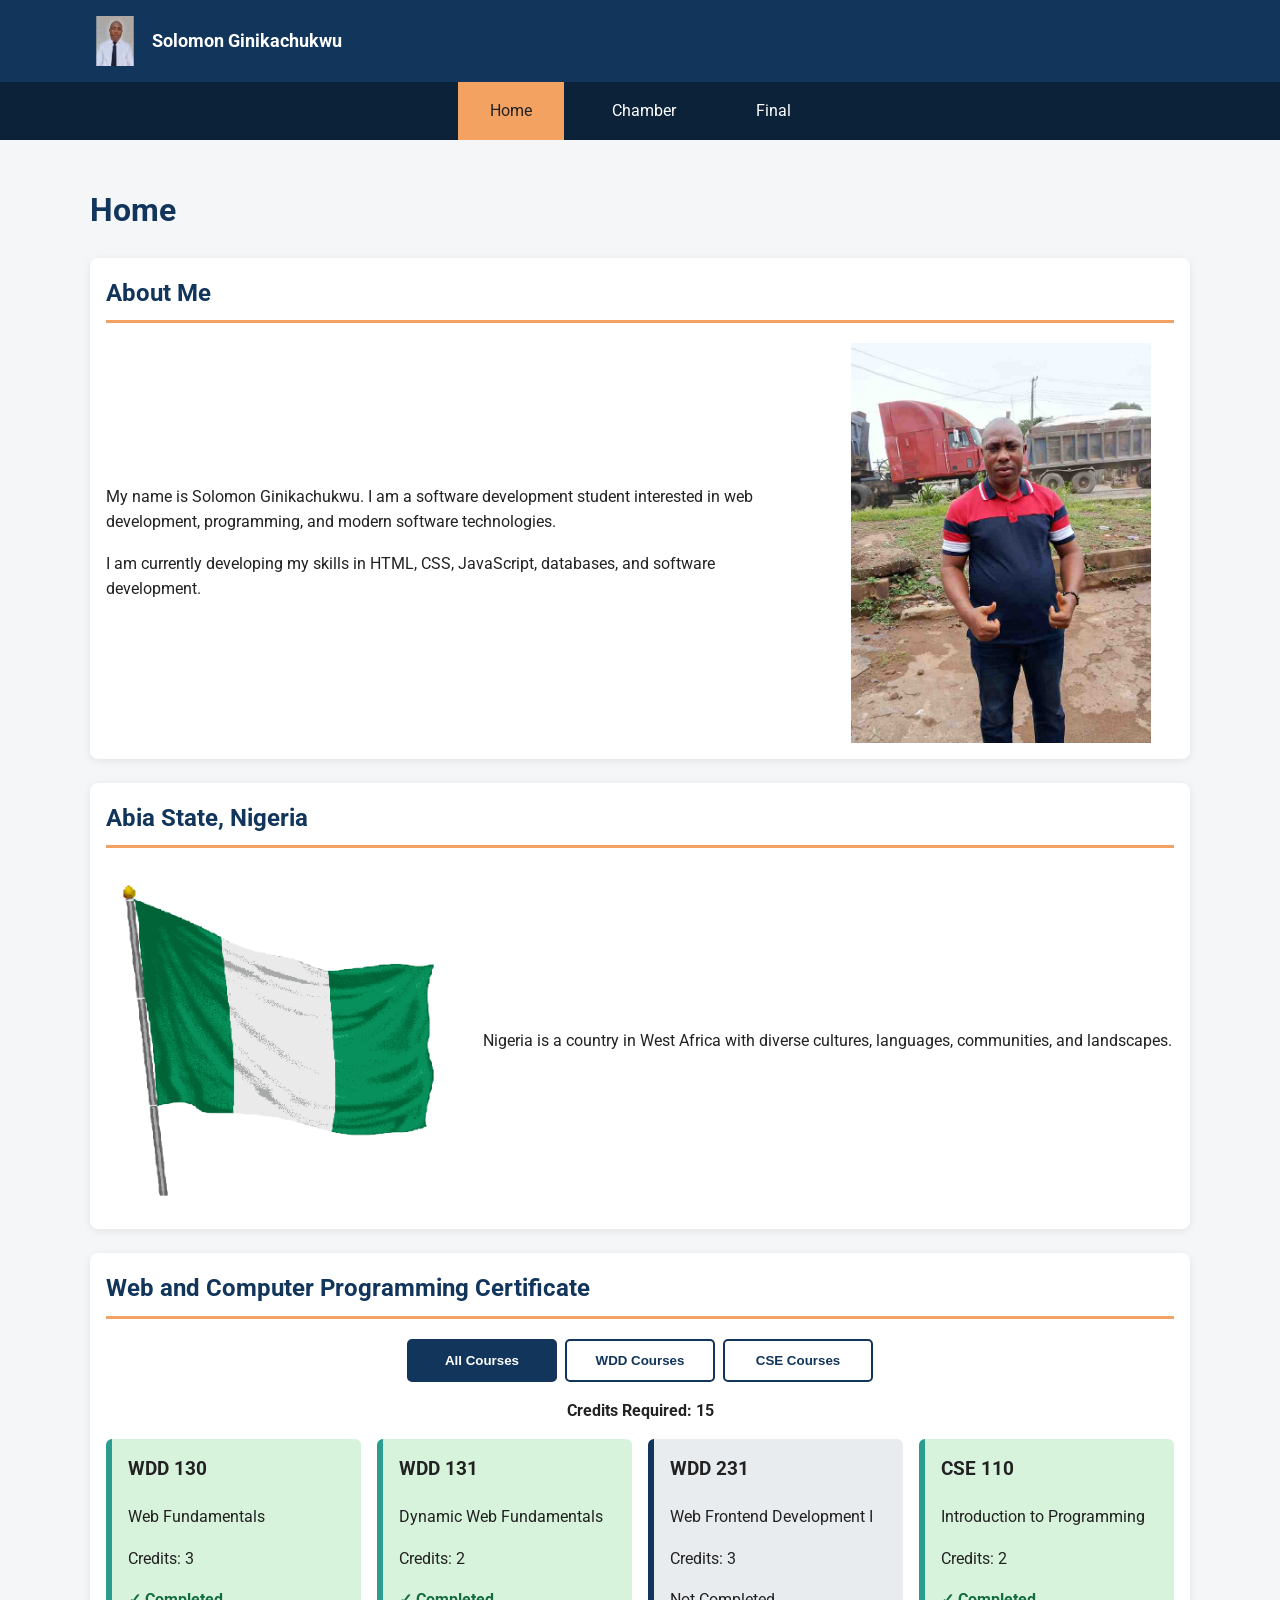
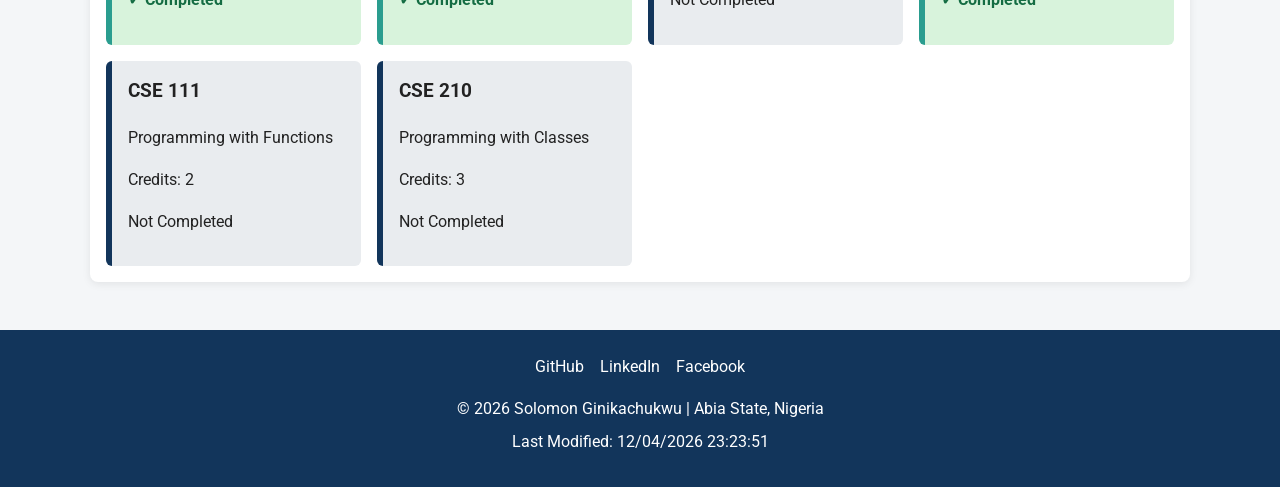
<file: index.html>
<!DOCTYPE html>
<html lang="en">

<head>
    <meta charset="UTF-8">

    <meta name="viewport" content="width=device-width, initial-scale=1.0">

    <meta name="description"
        content="Solomon Ginikachukwu's WDD 231 course home page showcasing web development courses and programming studies.">

    <meta name="author" content="Solomon Ginikachukwu">

    <title>WDD 231 | Solomon Ginikachukwu</title>

    <!-- Google Font -->
    <link rel="preconnect" href="https://fonts.googleapis.com">
    <link rel="preconnect"
        href="https://fonts.gstatic.com"
        crossorigin>

    <link href="https://fonts.googleapis.com/css2?family=Roboto:wght@400;500;700&display=swap"
        rel="stylesheet">

    <!-- CSS -->
    <link rel="stylesheet" href="styles/small.css">
    <link rel="stylesheet" href="styles/larger.css">

    <!-- JavaScript -->
    <script src="scripts/navigation.js" defer></script>
    <script src="scripts/date.js" defer></script>
    <script src="scripts/courses.js" defer></script>
</head>

<body>

    <!-- HEADER -->
    <header> 

        <div class="header-content">

            <div class="brand">

                <img src="images/logo.svg"
                    alt="Solomon Ginikachukwu logo">

                <span>Solomon Ginikachukwu</span>

            </div>

            <button id="menuButton"
                aria-label="Open navigation menu"
                aria-expanded="false">

                ☰

            </button>

        </div>

        <!-- NAVIGATION -->
        <nav id="mainNav">

            <a href="index.html"
                class="active">
                Home
            </a>

            <a href="#">
                Chamber
            </a>

            <a href="#">
                Final
            </a>

        </nav>

    </header>


    <!-- MAIN -->
    <main>

        <h1>Home</h1>


        <!-- SECTION 1 -->
        <section class="about-section">

            <h2>About Me</h2>

            <div class="about-content">

                <div class="about-text">

                    <p>
                        My name is Solomon Ginikachukwu.
                        I am a software development student
                        interested in web development,
                        programming, and modern software
                        technologies.
                    </p>

                    <p>
                        I am currently developing my skills
                        in HTML, CSS, JavaScript, databases,
                        and software development.
                    </p>

                </div>


                <div class="student-photo">

                    <img src="images/profile.jpg"
                        alt="Photo of Solomon Ginikachukwu">

                </div>

            </div>

        </section>


        <!-- SECTION 2 -->
        <section class="location-section">

            <h2>Abia State, Nigeria</h2>

            <div class="location-content">

                <img src="images/nigeria.jpg"
                    alt="Image representing Nigeria">

                <p>
                    Nigeria is a country in West Africa
                    with diverse cultures, languages,
                    communities, and landscapes.
                </p>

            </div>

        </section>


        <!-- SECTION 3 -->
        <section class="certificate-section">

            <h2>
                Web and Computer Programming Certificate
            </h2>


            <!-- FILTER BUTTONS -->
            <div class="course-buttons">

                <button id="allCourses">
                    All Courses
                </button>

                <button id="wddCourses">
                    WDD Courses
                </button>

                <button id="cseCourses">
                    CSE Courses
                </button>

            </div>


            <!-- DYNAMIC CREDITS -->
            <p class="credits">
                Credits Required:
                <span id="totalCredits">0</span>
            </p>


            <!-- COURSE CARDS -->
            <div id="courseContainer"
                class="course-container">

            </div>

        </section>

    </main>


    <!-- FOOTER -->
    <footer>

        <div class="social-links">

            <a href="https://github.com/"
                target="_blank"
                rel="noopener noreferrer">

                GitHub

            </a>

            <a href="https://www.linkedin.com/"
                target="_blank"
                rel="noopener noreferrer">

                LinkedIn

            </a>

            <a href="#"
                target="_blank"
                rel="noopener noreferrer">

                Facebook

            </a>

        </div>


        <p>
            © <span id="currentyear"></span>
            Solomon Ginikachukwu |
            Abia State, Nigeria
        </p>


        <p id="lastModified"></p>

    </footer>

</body>

</html>
</file>
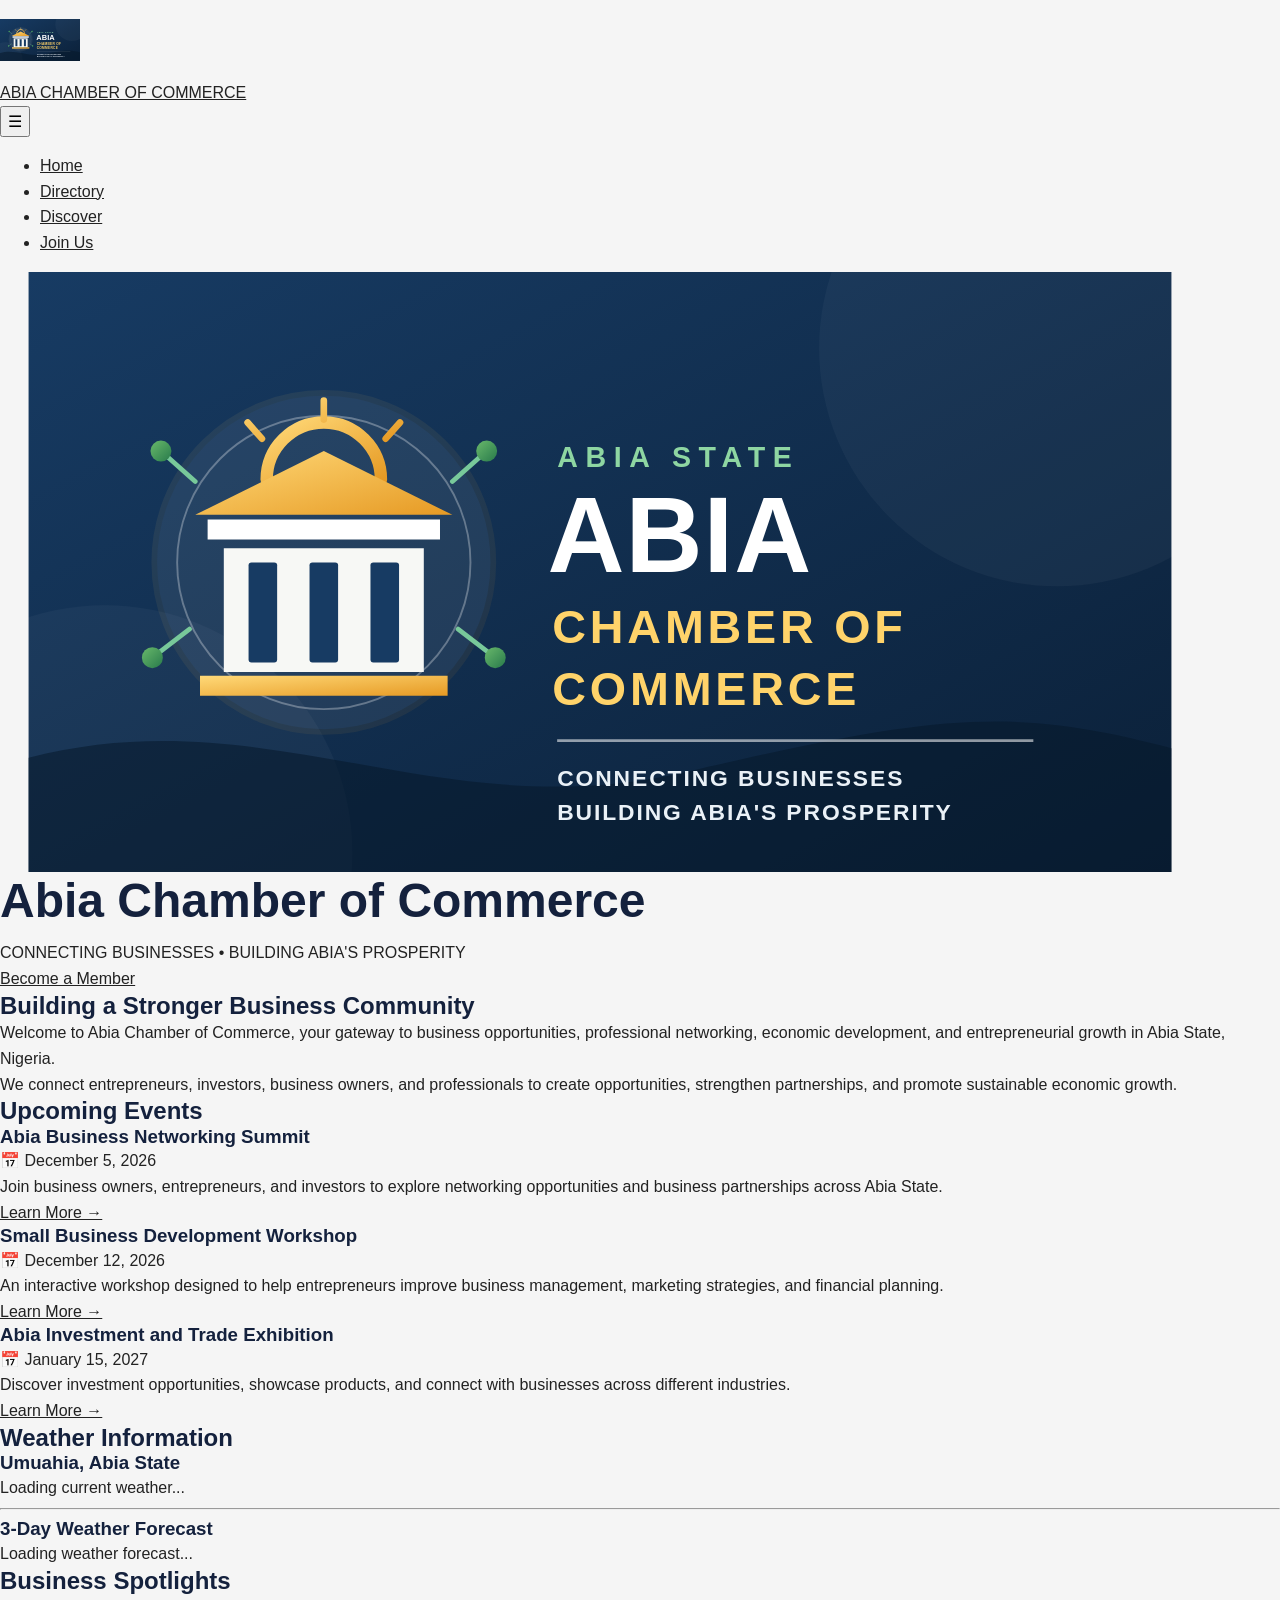
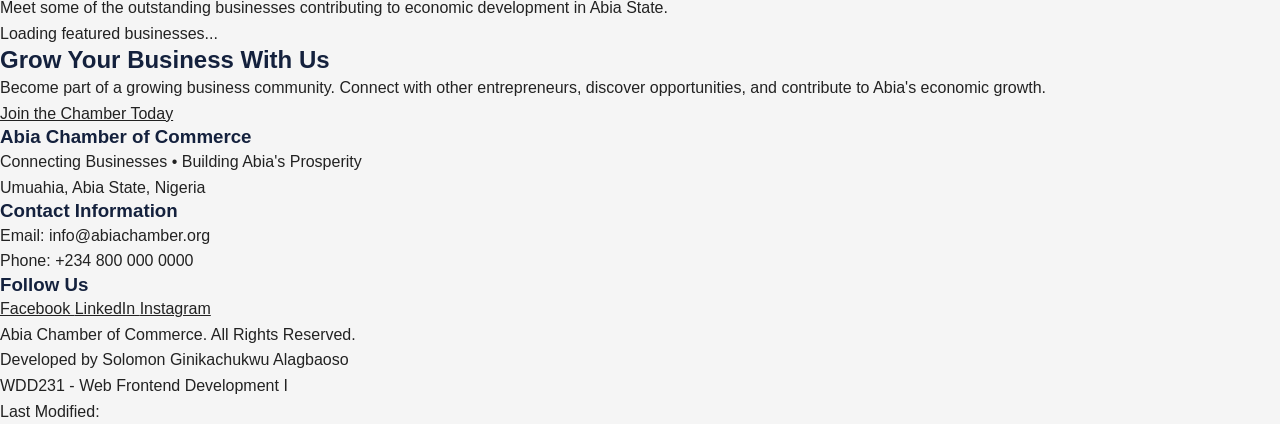
<file: chamber/index.html>
<!DOCTYPE html>
<html lang="en-NG">

<head>
    <meta charset="UTF-8">
    <meta name="viewport" content="width=device-width, initial-scale=1.0">

    <!-- SEO Meta Information -->
    <meta name="description"
        content="Welcome to Abia Chamber of Commerce. Discover local businesses, upcoming events and business opportunities in Abia State, Nigeria.">

    <meta name="author" content="Solomon Ginikachukwu Alagbaoso">

    <meta name="keywords"
        content="Abia Chambers of Commerce, Abia businesses Umuahia a business networking opportunities">
    <!-- Open Graph Information -->
    <meta property="og:title" content="Abia Chambers of Commerce">
    <meta property="og:description"
        content="Connecting Businesses, Building Abia's Prosperity. Explore business opportunities and connect with local enterprises.">
    <meta property="og:type" content="website">
    <meta property="og:image"
        content="https://sologinika.github.io/wdd231/chamber/images/hero.svg">
    <meta property="og:url"
        content="https://sologinika.github.io/wdd231/chamber/">

    <!-- Favicon -->
    <link rel="icon" href="images/favicon.ico">

    <!-- Google Fonts -->
    <link rel="preconnect" href="https://fonts.googleapis.com">
    <link rel="preconnect" href="https://fonts.gstatic.com" crossorigin>

    <link href="https://fonts.googleapis.com/css2?family=Montserrat:wght@400;500;600;700;800&family=Open+Sans:wght@400;500;600;700&display=swap"
        rel="stylesheet">

    <!-- CSS Files -->
    <link rel="stylesheet" href="styles/normalize.css">
    <link rel="stylesheet" href="styles/small.css">
    <link rel="stylesheet" href="styles/larger.css">

    <title>Home | Abia Chamber of Commerce</title>

    <!-- JavaScript -->
    <script src="scripts/main.js" defer></script>

</head>

<body>

    <!-- ================= HEADER ================= -->

    <header>

        <div class="header-container">

            <a href="index.html" class="logo-link">

                <img src="images/chamber.svg"
                    alt="Abia Chamber of Commerce logo"
                    width="80"
                    height="80">

                <div class="brand-text">

                    <p>ABIA CHAMBER OF COMMERCE</p>

                </div>

            </a>

            <!-- Mobile Navigation Button -->

            <button id="menu-button"
                aria-label="Open navigation menu"
                aria-expanded="false">

                ☰

            </button>

            <!-- Navigation -->

            <nav id="nav-menu">

                <ul>

                    <li>
                        <a href="index.html" class="active">Home</a>
                    </li>

                    <li>
                        <a href="directory.html">Directory</a>
                    </li>

                    <li>
                        <a href="discover.html">Discover</a>
                    </li>

                    <li>
                        <a href="join.html">Join Us</a>
                    </li>

                </ul>

            </nav>

        </div>

    </header>


    <!-- ================= MAIN CONTENT ================= -->

    <main>

        <!-- ================= HERO SECTION ================= -->

        <section class="hero">

    <img src="images/chamber.svg"
        alt="Business and economic development opportunities in Abia State"
        width="1200"
        height="600"
        fetchpriority="high">

    <div class="hero-content">

        <h1>Abia Chamber of Commerce</h1>

        <p>
            CONNECTING BUSINESSES • BUILDING ABIA'S PROSPERITY
        </p>

        <a href="join.html" class="cta-button">
            Become a Member
        </a>

    </div>

</section>        


        <!-- ================= INTRODUCTION ================= -->

        <section class="welcome-section">

            <h2>Building a Stronger Business Community</h2>

            <p>
                Welcome to Abia Chamber of Commerce, your gateway to
                business opportunities, professional networking,
                economic development, and entrepreneurial growth
                in Abia State, Nigeria.
            </p>

            <p>
                We connect entrepreneurs, investors, business owners,
                and professionals to create opportunities, strengthen
                partnerships, and promote sustainable economic growth.
            </p>

        </section>


        <!-- ================= EVENTS AND WEATHER ================= -->

        <div class="home-grid">

            <!-- CURRENT EVENTS -->

            <section class="events-section">

                <h2>Upcoming Events</h2>

                <div class="event-card">

                    <h3>Abia Business Networking Summit</h3>

                    <p class="event-date">
                        📅 December 5, 2026
                    </p>

                    <p>
                        Join business owners, entrepreneurs, and
                        investors to explore networking opportunities
                        and business partnerships across Abia State.
                    </p>

                    <a href="join.html">
                        Learn More →
                    </a>

                </div>


                <div class="event-card">

                    <h3>Small Business Development Workshop</h3>

                    <p class="event-date">
                        📅 December 12, 2026
                    </p>

                    <p>
                        An interactive workshop designed to help
                        entrepreneurs improve business management,
                        marketing strategies, and financial planning.
                    </p>

                    <a href="join.html">
                        Learn More →
                    </a>

                </div>


                <div class="event-card">

                    <h3>Abia Investment and Trade Exhibition</h3>

                    <p class="event-date">
                        📅 January 15, 2027
                    </p>

                    <p>
                        Discover investment opportunities, showcase
                        products, and connect with businesses across
                        different industries.
                    </p>

                    <a href="join.html">
                        Learn More →
                    </a>

                </div>

            </section>


            <!-- WEATHER SECTION -->

            <section class="weather-section">

                <h2>Weather Information</h2>

                <div class="weather-card">

                    <h3>Umuahia, Abia State</h3>

                    <!-- Current Weather -->

                    <div id="current-weather">

                        <p>Loading current weather...</p>

                    </div>

                    <hr>

                    <!-- Three Day Forecast -->

                    <h3>3-Day Weather Forecast</h3>

                    <div id="weather-forecast">

                        <p>Loading weather forecast...</p>

                    </div>

                </div>

            </section>

        </div>


        <!-- ================= BUSINESS SPOTLIGHTS ================= -->

        <section class="spotlights-section">

            <h2>Business Spotlights</h2>

            <p>
                Meet some of the outstanding businesses contributing
                to economic development in Abia State.
            </p>

            <!-- JavaScript will load members here -->

            <div id="spotlights-container" class="spotlights-grid">

                <p>Loading featured businesses...</p>

            </div>

        </section>


        <!-- ================= CALL TO ACTION ================= -->

        <section class="join-section">

            <h2>Grow Your Business With Us</h2>

            <p>
                Become part of a growing business community.
                Connect with other entrepreneurs, discover
                opportunities, and contribute to Abia's economic growth.
            </p>

            <a href="join.html" class="cta-button">
                Join the Chamber Today
            </a>

        </section>

    </main>


    <!-- ================= FOOTER ================= -->

    <footer>

        <div class="footer-content">

            <div class="footer-info">

                <h3>Abia Chamber of Commerce</h3>

                <p>
                    Connecting Businesses • Building Abia's Prosperity
                </p>

                <p>
                    Umuahia, Abia State, Nigeria
                </p>

            </div>


            <div class="footer-contact">

                <h3>Contact Information</h3>

                <p>Email: info@abiachamber.org</p>

                <p>Phone: +234 800 000 0000</p>

            </div>


            <div class="social-links">

                <h3>Follow Us</h3>

                <a href="https://www.facebook.com/AbiaChamber" target="_blank" rel="noopener noreferrer">
                    Facebook
                </a>

                <a href="https://www.linkedin.com/company/abiachamber" target="_blank" rel="noopener noreferrer">
                    LinkedIn
                </a>

                <a href="https://www.instagram.com/sokoginika" target="_blank" rel="noopener noreferrer">
                    Instagram
                </a>

            </div>

        </div>


        <div class="footer-bottom">

            <p>
             <span id="current-year"></span>
                Abia Chamber of Commerce.
                All Rights Reserved.
            </p>

            <p>
                Developed by Solomon Ginikachukwu Alagbaoso
            </p>

            <p>
                WDD231 - Web Frontend Development I
            </p>

            <p>
                Last Modified:
                <span id="last-modified"></span>
            </p>

        </div>

    </footer>

</body>

</html>
</file>
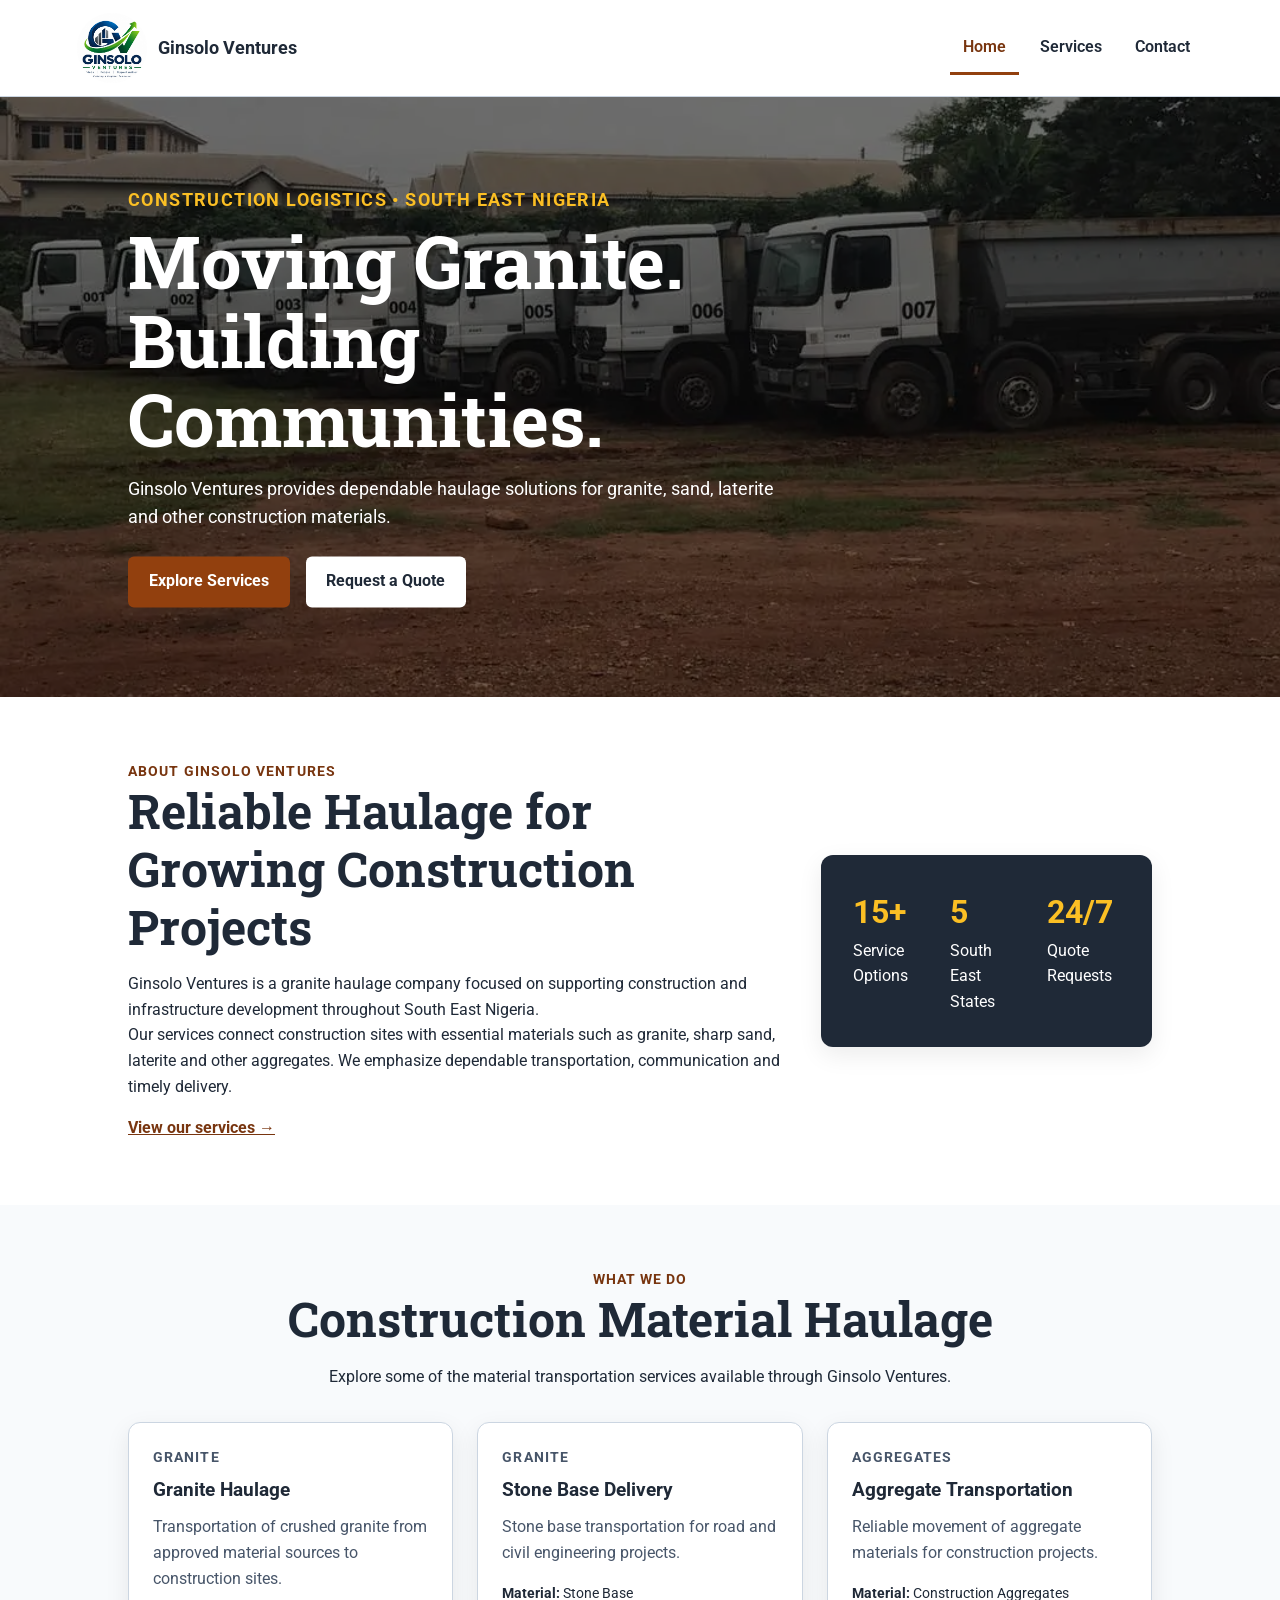
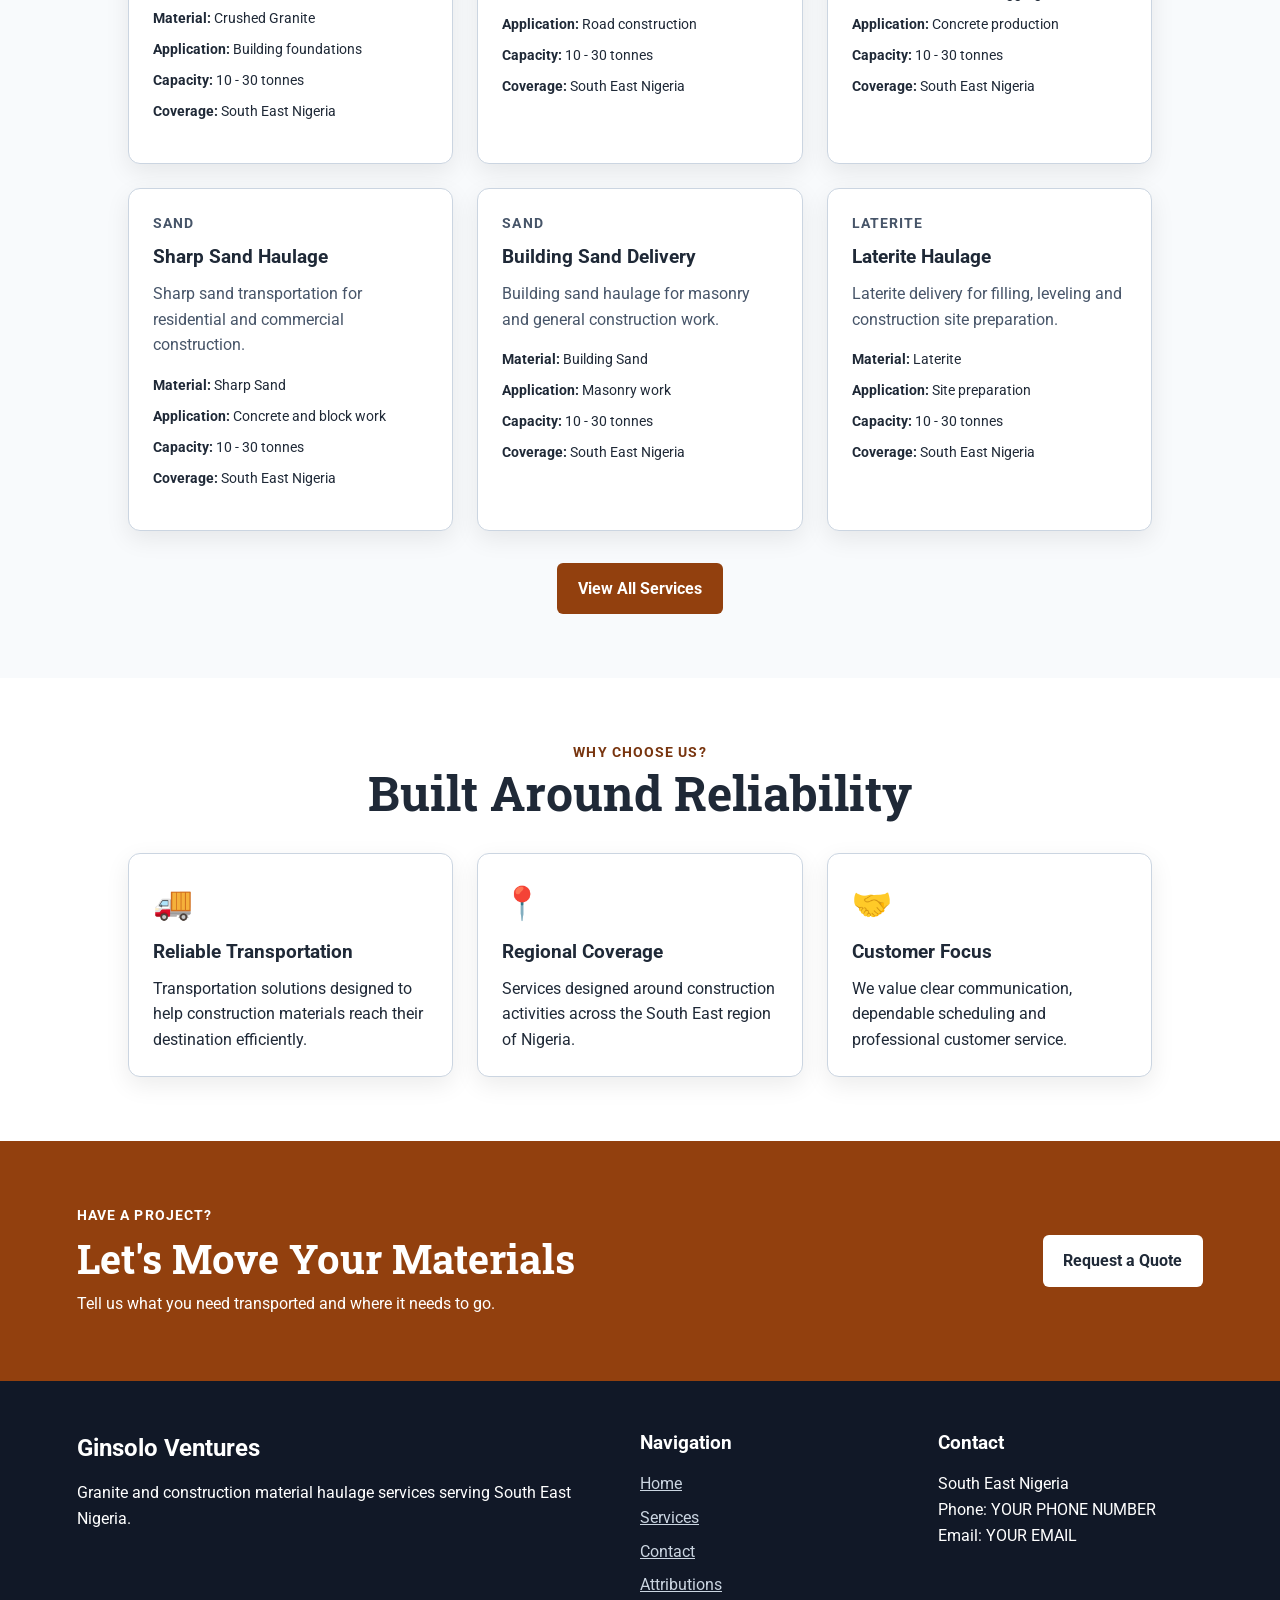
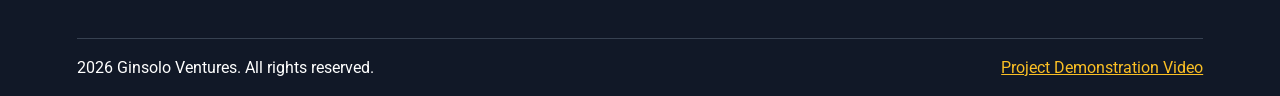
<file: final_project/index.html>
<!DOCTYPE html>
<html lang="en">
<head>
    <meta charset="UTF-8">

    <meta name="viewport" content="width=device-width, initial-scale=1.0">

    <title>Ginsolo Ventures | Granite Haulage company in South East Nigeria</title>

    <meta
        name="description"
        content="Ginsolo Ventures provides dependable granite, laterite and construction material haulage services across South East Nigeria."
    >
    <meta name="author" content="Solomon Ginikachukwu Alagbaoso">

     <!-- Google Fonts -->

    <link
        rel="preconnect"
        href="https://fonts.googleapis.com">
    
    <link
        rel="preconnect"
        href="https://fonts.gstatic.com"
        crossorigin>
    
    <link
        href="https://fonts.googleapis.com/css2?family=Roboto:wght@400;500;700&family=Roboto+Slab:wght@600;700&display=swap"
        rel="stylesheet">
    

    <!-- Open Graph -->
    <meta property="og:title" content="Ginsolo Ventures | Granite Haulage">
    <meta
        property="og:description"
        content="Reliable granite and construction material haulage services across South East Nigeria."
    >
    <meta property="og:type" content="website">
    <meta
    property="og:url"
    content="https://sologinika.github.io/wdd231/final_project/">

<meta
    property="og:image"
    content="https://sologinika.github.io/wdd231/final_project/images/about.webp">
    <meta name="theme-color" content="#1f2937">

    <link rel="icon" href="images/ginsolo.webp">

    <link rel="stylesheet" href="styles/base.css">
    <link rel="stylesheet" href="styles/large.css">

    <script type="module" src="scripts/main.js"></script>
</head>

<body>

<header class="site-header">

    <a class="logo-link" href="index.html">
        <img
            src="images/ginsolo.webp"
            alt="Ginsolo Ventures logo"
            width="70"
            height="70"
        >
        <span>Ginsolo Ventures</span>
    </a>

    <button
        id="menu-button"
        class="menu-button"
        aria-label="Open navigation menu"
        aria-expanded="false"
        aria-controls="main-navigation"
    >
        ☰
    </button>

    <nav id="main-navigation" class="main-navigation">
        <a class="active" href="index.html">Home</a>
        <a href="services.html">Services</a>
        <a href="contact.html">Contact</a>
    </nav>

</header>

<main>

    <!-- HERO -->
    <section class="hero">

        <picture>
            <img
                src="images/about.webp"
                alt="Granite haulage truck transporting construction materials"
                width="1200"
                height="650"
            >
        </picture>

        <div class="hero-content">
            <p class="eyebrow">Construction Logistics • South East Nigeria</p>

            <h1>Moving Granite. Building Communities.</h1>

            <p>
                Ginsolo Ventures provides dependable haulage solutions for
                granite, sand, laterite and other construction materials.
            </p>

            <div class="hero-buttons">
                <a class="button primary-button" href="services.html">
                    Explore Services
                </a>

                <a class="button secondary-button" href="contact.html">
                    Request a Quote
                </a>
            </div>
        </div>

    </section>


    <!-- INTRODUCTION -->
    <section class="section introduction">

        <div>
            <p class="eyebrow">About Ginsolo Ventures</p>

            <h2>Reliable Haulage for Growing Construction Projects</h2>

            <p>
                Ginsolo Ventures is a granite haulage company focused on
                supporting construction and infrastructure development
                throughout South East Nigeria.
            </p>

            <p>
                Our services connect construction sites with essential
                materials such as granite, sharp sand, laterite and other
                aggregates. We emphasize dependable transportation,
                communication and timely delivery.
            </p>

            <a class="text-link" href="services.html">
                View our services →
            </a>
        </div>

        <div class="stats-card">

            <div>
                <strong>15+</strong>
                <span>Service Options</span>
            </div>

            <div>
                <strong>5</strong>
                <span>South East States</span>
            </div>

            <div>
                <strong>24/7</strong>
                <span>Quote Requests</span>
            </div>

        </div>

    </section>


    <!-- SERVICES -->
    <section class="section section-alt">

        <div class="section-heading">
            <p class="eyebrow">What We Do</p>
            <h2>Construction Material Haulage</h2>
            <p>
                Explore some of the material transportation services
                available through Ginsolo Ventures.
            </p>
        </div>

        <div id="featured-services" class="service-grid">
            <p class="loading">Loading services...</p>
        </div>

        <div class="center">
            <a class="button primary-button" href="services.html">
                View All Services
            </a>
        </div>

    </section>


    <!-- WHY US -->
    <section class="section">

        <div class="section-heading">
            <p class="eyebrow">Why Choose Us?</p>
            <h2>Built Around Reliability</h2>
        </div>

        <div class="feature-grid">

            <article class="feature-card">
                <span class="feature-icon">🚚</span>
                <h3>Reliable Transportation</h3>
                <p>
                    Transportation solutions designed to help construction
                    materials reach their destination efficiently.
                </p>
            </article>

            <article class="feature-card">
                <span class="feature-icon">📍</span>
                <h3>Regional Coverage</h3>
                <p>
                    Services designed around construction activities across
                    the South East region of Nigeria.
                </p>
            </article>

            <article class="feature-card">
                <span class="feature-icon">🤝</span>
                <h3>Customer Focus</h3>
                <p>
                    We value clear communication, dependable scheduling
                    and professional customer service.
                </p>
            </article>

        </div>

    </section>


    <!-- CTA -->
    <section class="cta-section">

        <div>
            <p class="eyebrow">Have a Project?</p>

            <h2>Let's Move Your Materials</h2>

            <p>
                Tell us what you need transported and where it needs to go.
            </p>
        </div>

        <a class="button light-button" href="contact.html">
            Request a Quote
        </a>

    </section>

</main>


<footer class="site-footer">

    <div class="footer-grid">

        <div>
            <h2>Ginsolo Ventures</h2>

            <p>
                Granite and construction material haulage services
                serving South East Nigeria.
            </p>
        </div>

        <div>
            <h3>Navigation</h3>

            <a href="index.html">Home</a>
            <a href="services.html">Services</a>
            <a href="contact.html">Contact</a>
            <a href="attributions.html">Attributions</a>
        </div>

        <div>
            <h3>Contact</h3>

            <p>South East Nigeria</p>
            <p>Phone: YOUR PHONE NUMBER</p>
            <p>Email: YOUR EMAIL</p>
        </div>

    </div>

    <div class="footer-bottom">

        <p>
             <span id="current-year"></span>
            Ginsolo Ventures. All rights reserved.
        </p>

        <a href="YOUR-VIDEO-URL" target="_blank" rel="noopener">
            Project Demonstration Video
        </a>

    </div>

</footer>

</body>
</html>
</file>
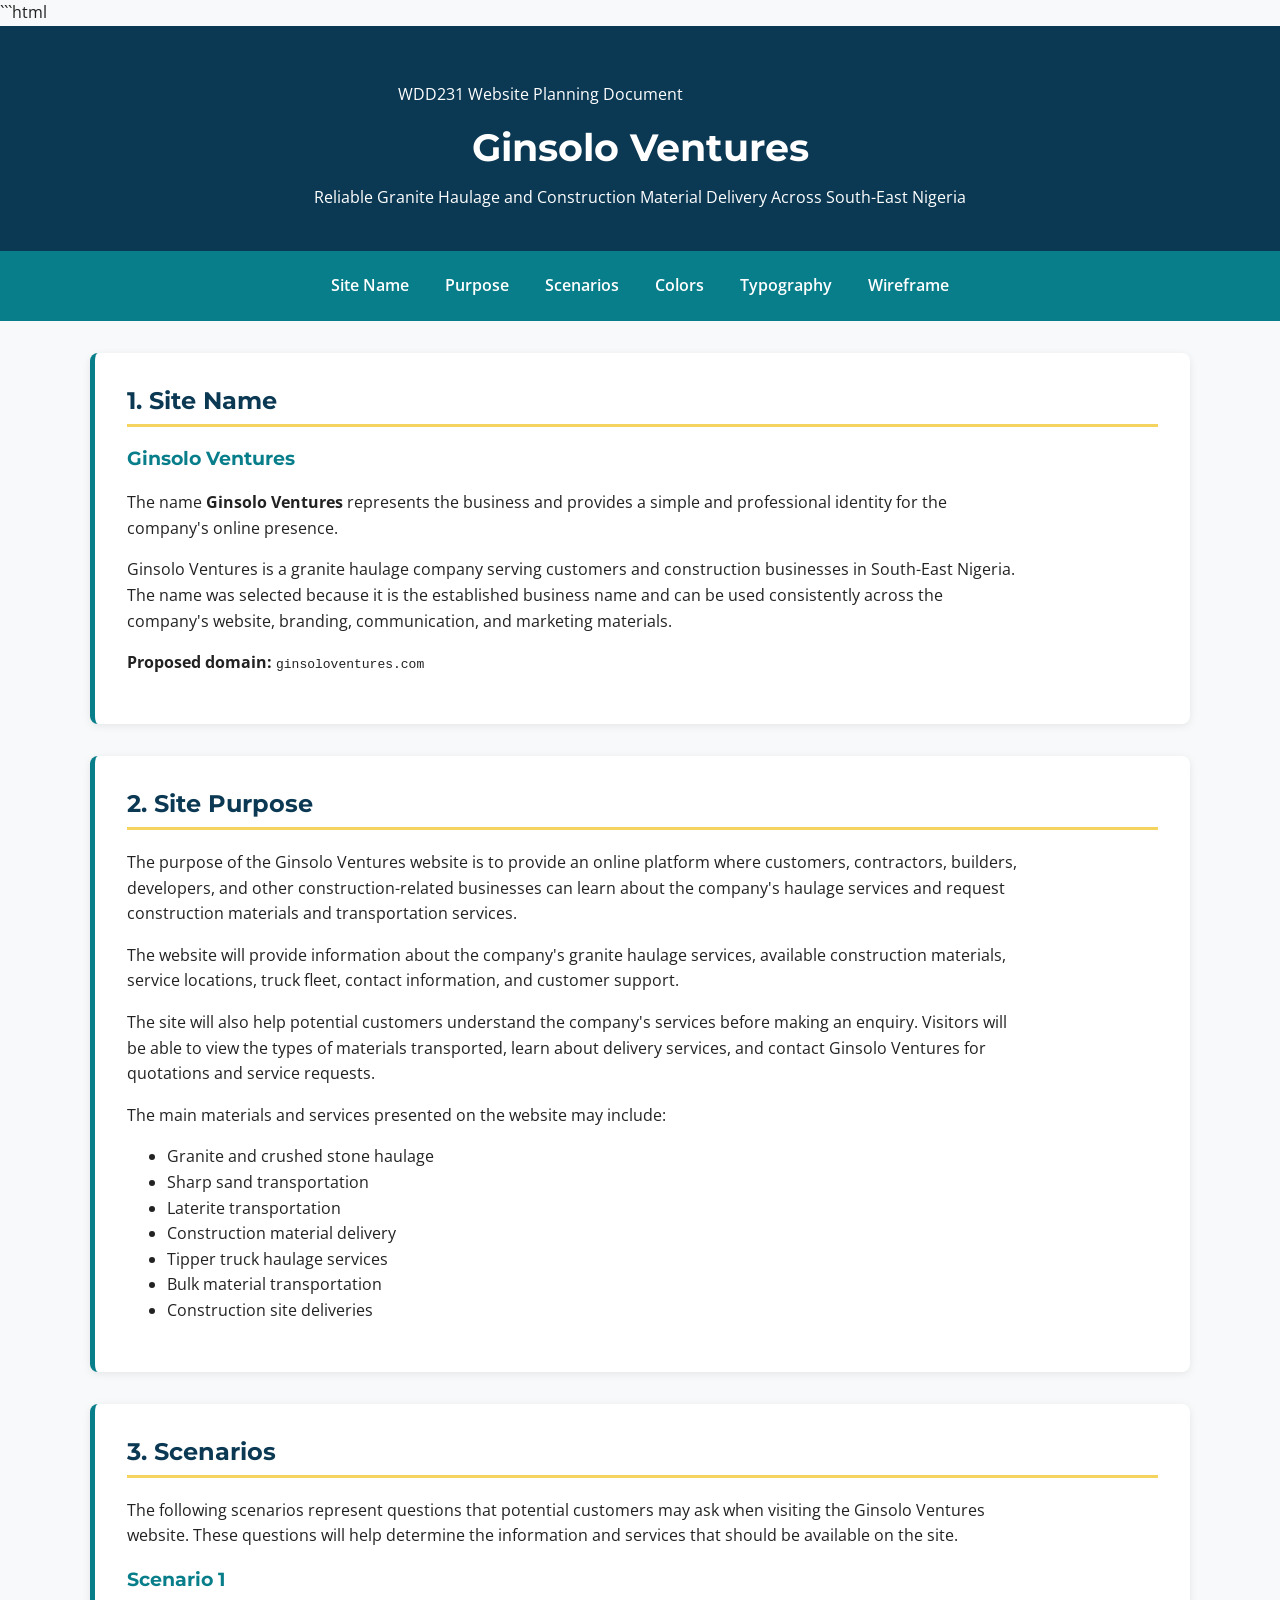
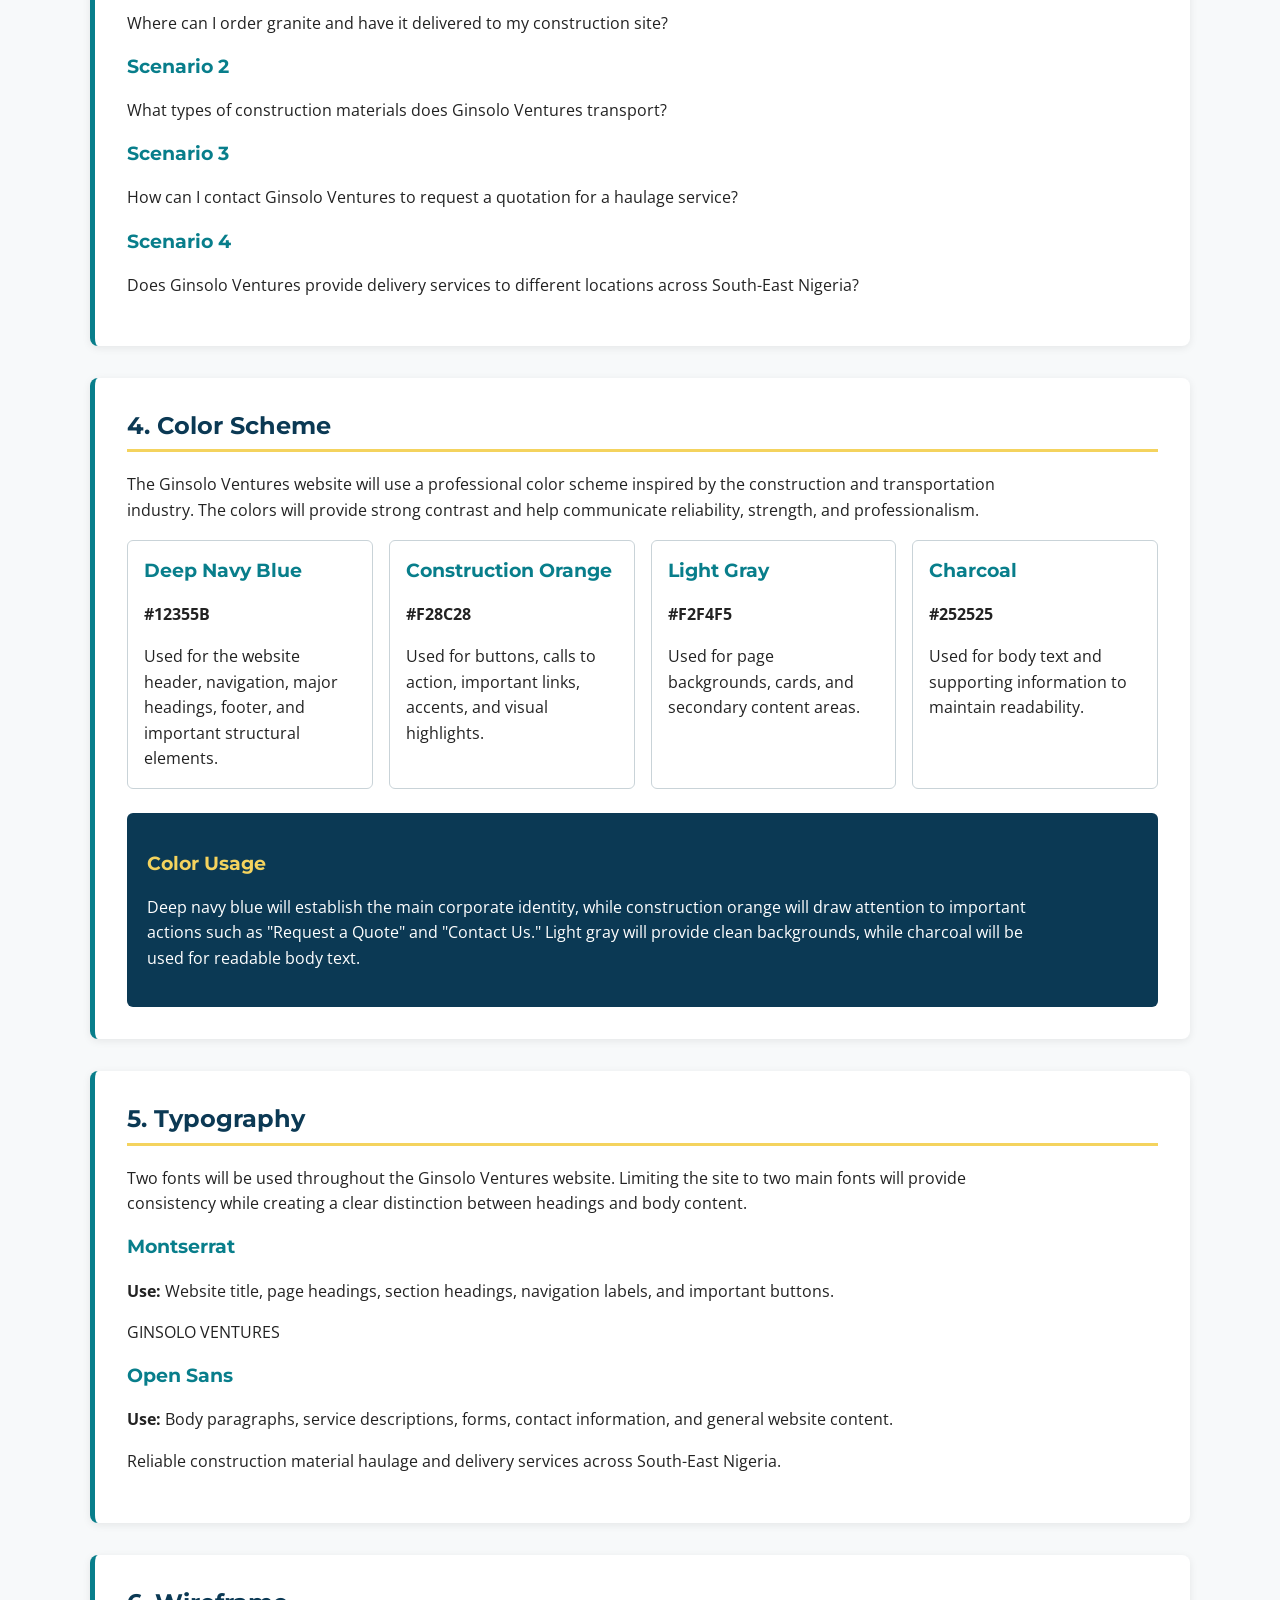
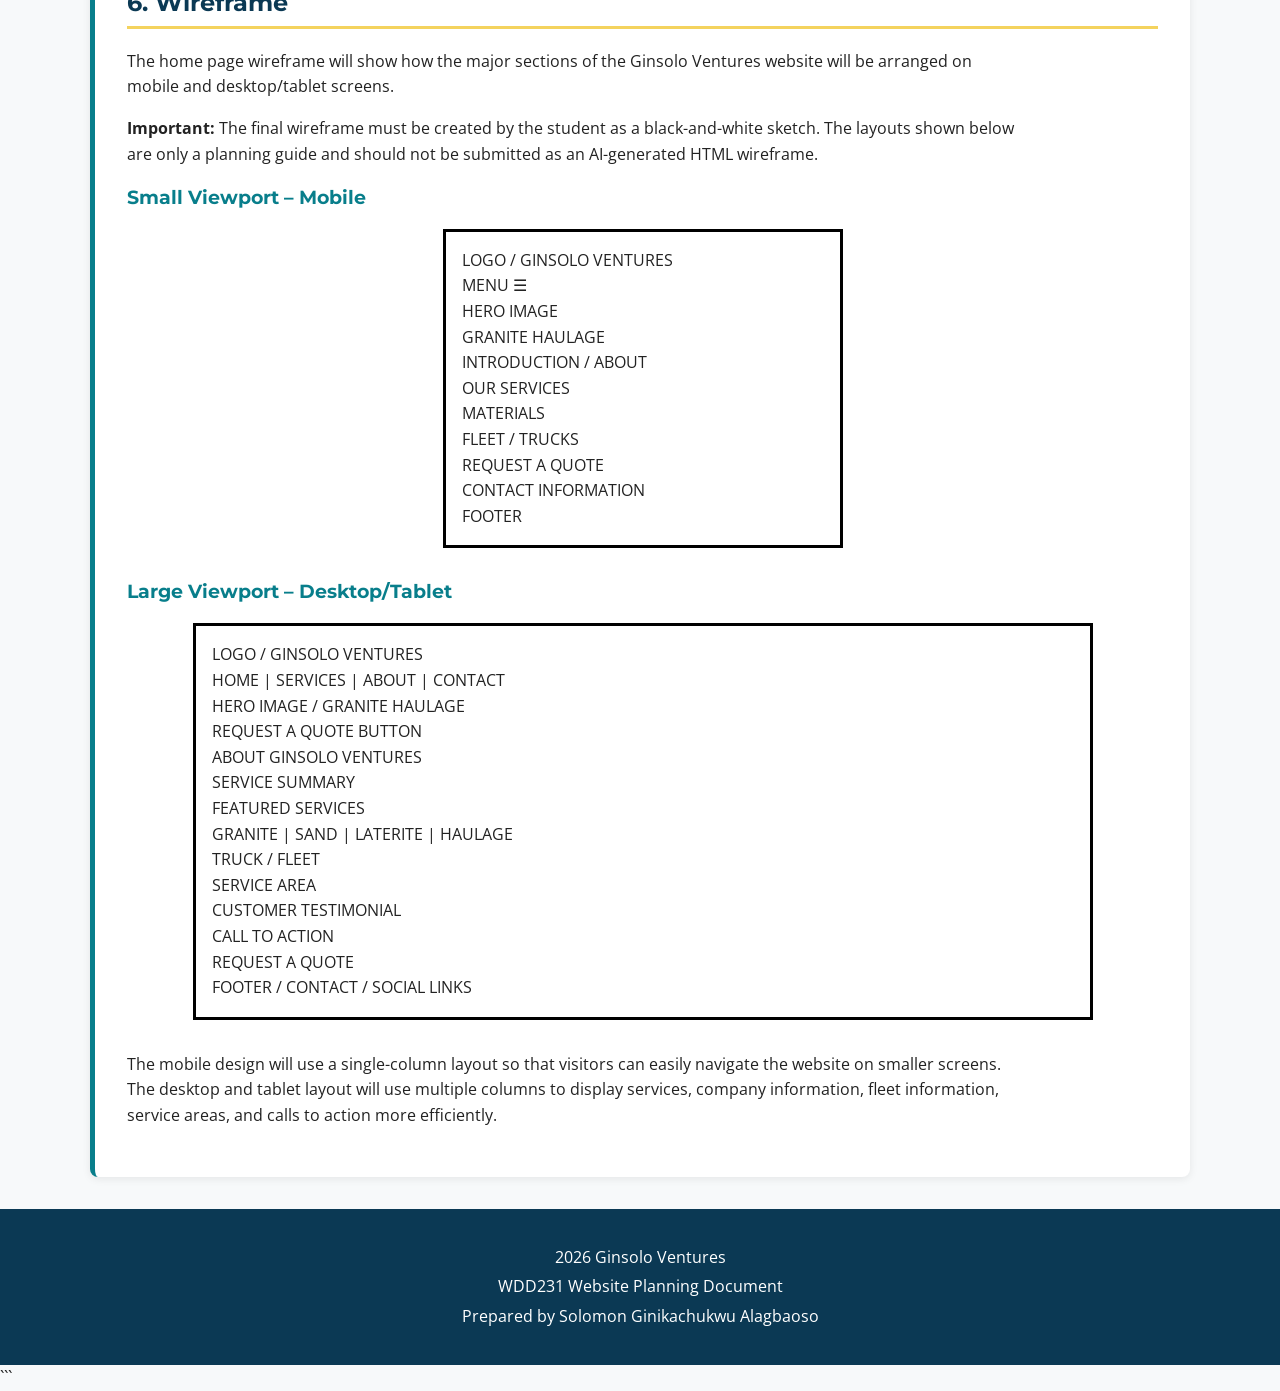
<file: siteplan.html>
```html
<!DOCTYPE html>
<html lang="en">
<head>
    <meta charset="UTF-8">
    <meta name="viewport" content="width=device-width, initial-scale=1.0">

    <meta name="description"
        content="Website plan for Ginsolo Ventures, a granite haulage company providing reliable granite, sand, laterite, and construction material transportation services in South-East Nigeria.">

    <meta name="author" content="Solomon Ginikachukwu Alagbaoso">

    <title>Ginsolo Ventures | Website Plan</title>

    <link rel="stylesheet" href="styles/siteplan.css">

    <!-- Google Fonts -->
    <link rel="preconnect" href="https://fonts.googleapis.com">
    <link rel="preconnect" href="https://fonts.gstatic.com" crossorigin>
    <link
        href="https://fonts.googleapis.com/css2?family=Montserrat:wght@600;700&family=Open+Sans:wght@400;500;600&display=swap"
        rel="stylesheet">
</head>

<body>

    <header>
        <div class="header-content">
            <p class="course-label">WDD231 Website Planning Document</p>

            <h1>Ginsolo Ventures</h1>

            <p class="tagline">
                Reliable Granite Haulage and Construction Material Delivery
                Across South-East Nigeria
            </p>
        </div>
    </header>

    <nav aria-label="Website Plan Navigation">
        <a href="#site-name">Site Name</a>
        <a href="#purpose">Purpose</a>
        <a href="#scenarios">Scenarios</a>
        <a href="#colors">Colors</a>
        <a href="#typography">Typography</a>
        <a href="#wireframe">Wireframe</a>

    </nav>

    <main>

        <!-- 1. SITE NAME -->
        <section id="site-name">

            <h2>1. Site Name</h2>

            <h3>Ginsolo Ventures</h3>

            <p>
                The name <strong>Ginsolo Ventures</strong> represents the
                business and provides a simple and professional identity for
                the company's online presence.
            </p>

            <p>
                Ginsolo Ventures is a granite haulage company serving customers
                and construction businesses in South-East Nigeria. The name
                was selected because it is the established business name and
                can be used consistently across the company's website,
                branding, communication, and marketing materials.
            </p>

            <p>
                <strong>Proposed domain:</strong>
                <code>ginsoloventures.com</code>
            </p>

        </section>


        <!-- 2. SITE PURPOSE -->
        <section id="purpose">

            <h2>2. Site Purpose</h2>

            <p>
                The purpose of the Ginsolo Ventures website is to provide an
                online platform where customers, contractors, builders,
                developers, and other construction-related businesses can
                learn about the company's haulage services and request
                construction materials and transportation services.
            </p>

            <p>
                The website will provide information about the company's
                granite haulage services, available construction materials,
                service locations, truck fleet, contact information, and
                customer support.
            </p>

            <p>
                The site will also help potential customers understand the
                company's services before making an enquiry. Visitors will be
                able to view the types of materials transported, learn about
                delivery services, and contact Ginsolo Ventures for quotations
                and service requests.
            </p>

            <p>
                The main materials and services presented on the website may
                include:
            </p>

            <ul>
                <li>Granite and crushed stone haulage</li>
                <li>Sharp sand transportation</li>
                <li>Laterite transportation</li>
                <li>Construction material delivery</li>
                <li>Tipper truck haulage services</li>
                <li>Bulk material transportation</li>
                <li>Construction site deliveries</li>
            </ul>

        </section>


        <!-- 3. SCENARIOS -->
        <section id="scenarios">

            <h2>3. Scenarios</h2>

            <p>
                The following scenarios represent questions that potential
                customers may ask when visiting the Ginsolo Ventures website.
                These questions will help determine the information and
                services that should be available on the site.
            </p>

            <div class="scenario-grid">

                <article>
                    <h3>Scenario 1</h3>

                    <p>
                        Where can I order granite and have it delivered to my
                        construction site?
                    </p>
                </article>

                <article>
                    <h3>Scenario 2</h3>

                    <p>
                        What types of construction materials does Ginsolo
                        Ventures transport?
                    </p>
                </article>

                <article>
                    <h3>Scenario 3</h3>

                    <p>
                        How can I contact Ginsolo Ventures to request a
                        quotation for a haulage service?
                    </p>
                </article>

                <article>
                    <h3>Scenario 4</h3>

                    <p>
                        Does Ginsolo Ventures provide delivery services to
                        different locations across South-East Nigeria?
                    </p>
                </article>

            </div>

        </section>


        <!-- 4. COLOR SCHEME -->
        <section id="colors">

            <h2>4. Color Scheme</h2>

            <p>
                The Ginsolo Ventures website will use a professional color
                scheme inspired by the construction and transportation
                industry. The colors will provide strong contrast and help
                communicate reliability, strength, and professionalism.
            </p>

            <div class="color-grid">

                <article class="color-card">

                    <div class="swatch primary-swatch"></div>

                    <h3>Deep Navy Blue</h3>

                    <p>
                        <strong>#12355B</strong>
                    </p>

                    <p>
                        Used for the website header, navigation, major
                        headings, footer, and important structural elements.
                    </p>

                </article>


                <article class="color-card">

                    <div class="swatch orange-swatch"></div>

                    <h3>Construction Orange</h3>

                    <p>
                        <strong>#F28C28</strong>
                    </p>

                    <p>
                        Used for buttons, calls to action, important links,
                        accents, and visual highlights.
                    </p>

                </article>


                <article class="color-card">

                    <div class="swatch light-swatch"></div>

                    <h3>Light Gray</h3>

                    <p>
                        <strong>#F2F4F5</strong>
                    </p>

                    <p>
                        Used for page backgrounds, cards, and secondary
                        content areas.
                    </p>

                </article>


                <article class="color-card">

                    <div class="swatch dark-swatch"></div>

                    <h3>Charcoal</h3>

                    <p>
                        <strong>#252525</strong>
                    </p>

                    <p>
                        Used for body text and supporting information to
                        maintain readability.
                    </p>

                </article>

            </div>


            <div class="color-example">

                <h3>Color Usage</h3>

                <p>
                    Deep navy blue will establish the main corporate identity,
                    while construction orange will draw attention to important
                    actions such as "Request a Quote" and "Contact Us."
                    Light gray will provide clean backgrounds, while charcoal
                    will be used for readable body text.
                </p>

            </div>

        </section>


        <!-- 5. TYPOGRAPHY -->
        <section id="typography">

            <h2>5. Typography</h2>

            <p>
                Two fonts will be used throughout the Ginsolo Ventures
                website. Limiting the site to two main fonts will provide
                consistency while creating a clear distinction between
                headings and body content.
            </p>


            <div class="font-grid">

                <article>

                    <h3 class="montserrat">
                        Montserrat
                    </h3>

                    <p>
                        <strong>Use:</strong>
                        Website title, page headings, section headings,
                        navigation labels, and important buttons.
                    </p>

                    <p class="montserrat sample-text">
                        GINSOLO VENTURES
                    </p>

                </article>


                <article>

                    <h3 class="open-sans">
                        Open Sans
                    </h3>

                    <p>
                        <strong>Use:</strong>
                        Body paragraphs, service descriptions, forms,
                        contact information, and general website content.
                    </p>

                    <p class="open-sans sample-text">
                        Reliable construction material haulage and delivery
                        services across South-East Nigeria.
                    </p>

                </article>

            </div>

        </section>


        <!-- 6. WIREFRAME -->
        <section id="wireframe">

            <h2>6. Wireframe</h2>

            <p>
                The home page wireframe will show how the major sections of
                the Ginsolo Ventures website will be arranged on mobile and
                desktop/tablet screens.
            </p>

            <p class="warning">
                <strong>Important:</strong>
                The final wireframe must be created by the student as a
                black-and-white sketch. The layouts shown below are only a
                planning guide and should not be submitted as an
                AI-generated HTML wireframe.
            </p>


            <h3>Small Viewport – Mobile</h3>

            <div class="wireframe mobile-wireframe">

                <div class="wire-box">
                    LOGO / GINSOLO VENTURES
                </div>

                <div class="wire-box">
                    MENU ☰
                </div>

                <div class="wire-box hero-box">
                    HERO IMAGE
                    <br>
                    GRANITE HAULAGE
                </div>

                <div class="wire-box">
                    INTRODUCTION / ABOUT
                </div>

                <div class="wire-box">
                    OUR SERVICES
                </div>

                <div class="wire-box">
                    MATERIALS
                </div>

                <div class="wire-box">
                    FLEET / TRUCKS
                </div>

                <div class="wire-box">
                    REQUEST A QUOTE
                </div>

                <div class="wire-box">
                    CONTACT INFORMATION
                </div>

                <div class="wire-box footer-wire">
                    FOOTER
                </div>

            </div>


            <h3>Large Viewport – Desktop/Tablet</h3>

            <div class="wireframe desktop-wireframe">

                <div class="desktop-header">

                    <div class="wire-box">
                        LOGO / GINSOLO VENTURES
                    </div>

                    <div class="wire-box">
                        HOME | SERVICES | ABOUT | CONTACT
                    </div>

                </div>


                <div class="wire-box hero-desktop">

                    HERO IMAGE / GRANITE HAULAGE

                    <br>

                    REQUEST A QUOTE BUTTON

                </div>


                <div class="desktop-two-columns">

                    <div class="wire-box large-content">

                        ABOUT GINSOLO VENTURES

                    </div>

                    <div class="wire-box large-content">

                        SERVICE SUMMARY

                    </div>

                </div>


                <div class="wire-box">

                    FEATURED SERVICES

                    <br>

                    GRANITE | SAND | LATERITE | HAULAGE

                </div>


                <div class="desktop-three-columns">

                    <div class="wire-box">

                        TRUCK / FLEET
                    </div>

                    <div class="wire-box">

                        SERVICE AREA
                    </div>

                    <div class="wire-box">

                        CUSTOMER TESTIMONIAL
                    </div>

                </div>


                <div class="wire-box">

                    CALL TO ACTION

                    <br>

                    REQUEST A QUOTE

                </div>


                <div class="wire-box footer-wire">

                    FOOTER / CONTACT / SOCIAL LINKS

                </div>

            </div>


            <p>
                The mobile design will use a single-column layout so that
                visitors can easily navigate the website on smaller screens.
                The desktop and tablet layout will use multiple columns to
                display services, company information, fleet information,
                service areas, and calls to action more efficiently.
            </p>

        </section>

    </main>

    <footer>

        <p>
                2026 Ginsolo Ventures
        </p>

        <p>
            WDD231 Website Planning Document
        </p>

        <p>
            Prepared by Solomon Ginikachukwu Alagbaoso
        </p>

    </footer>

</body>
</html>
```
</file>
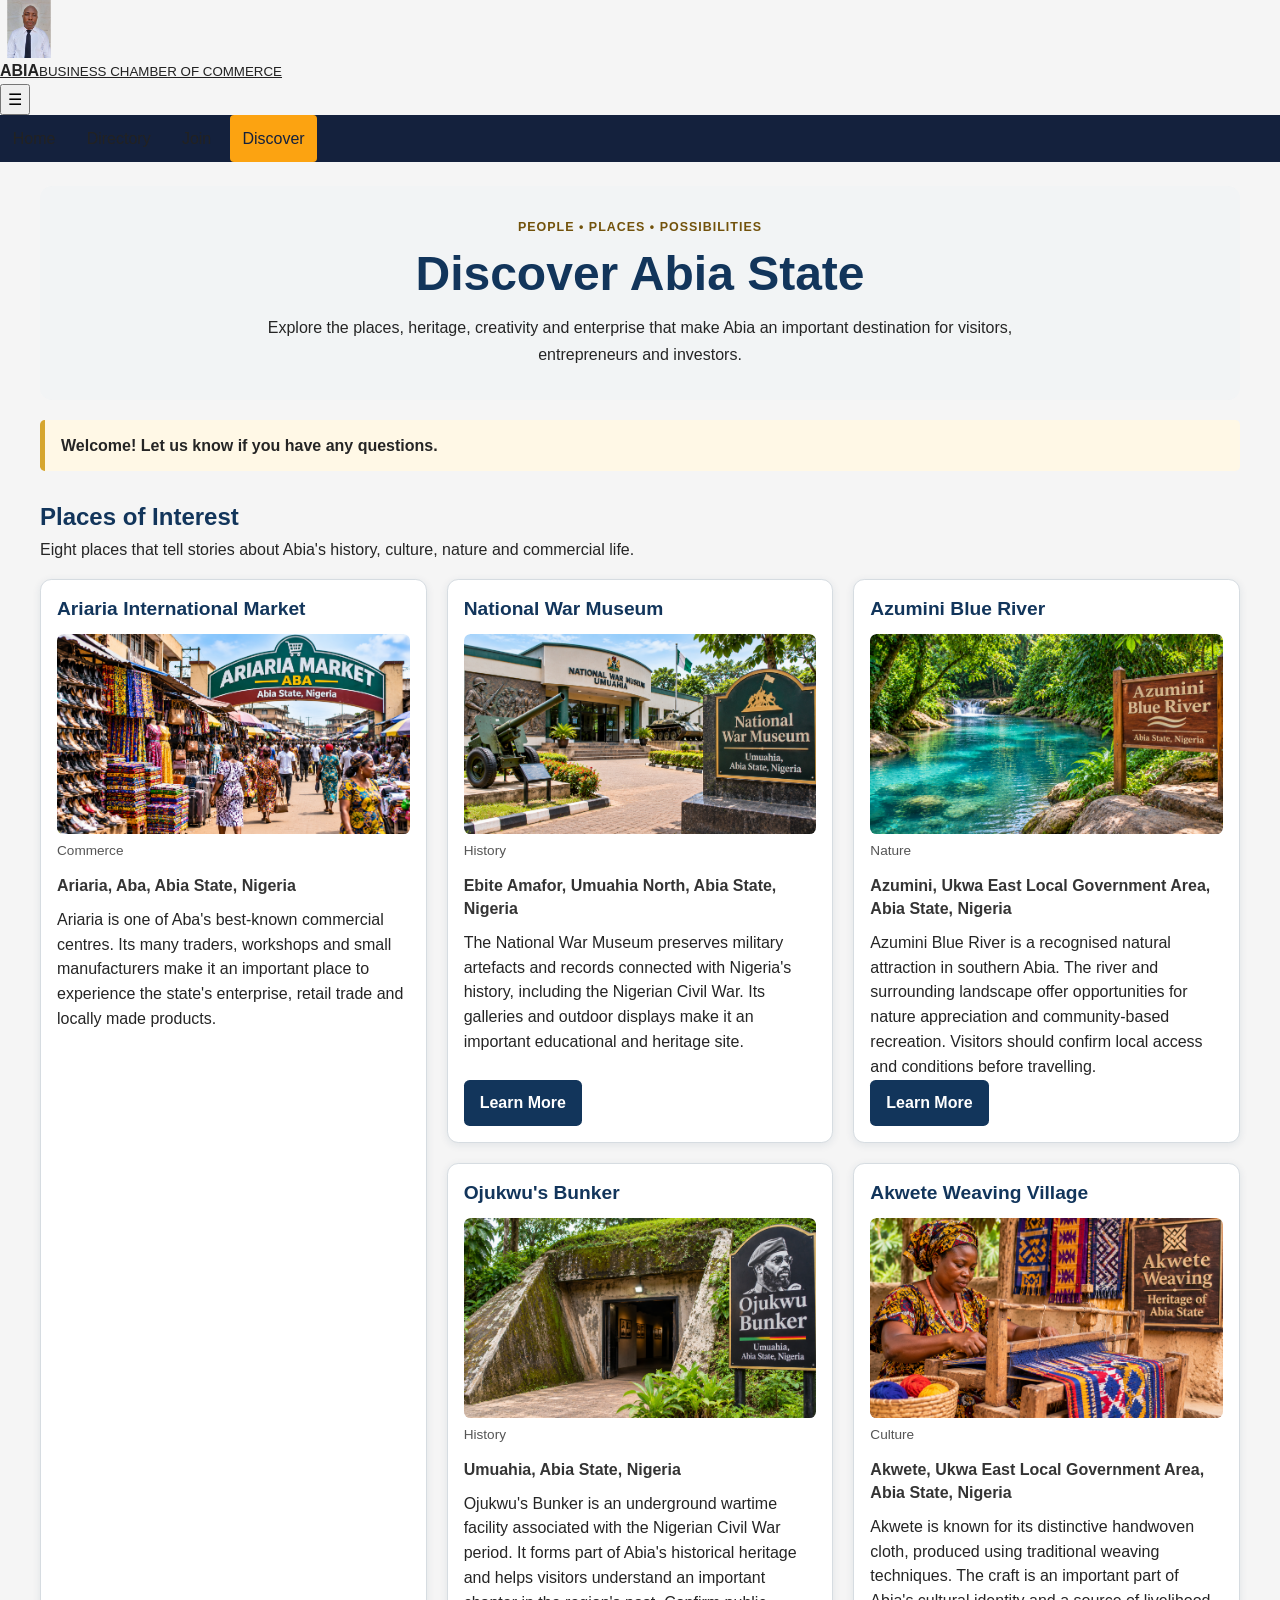
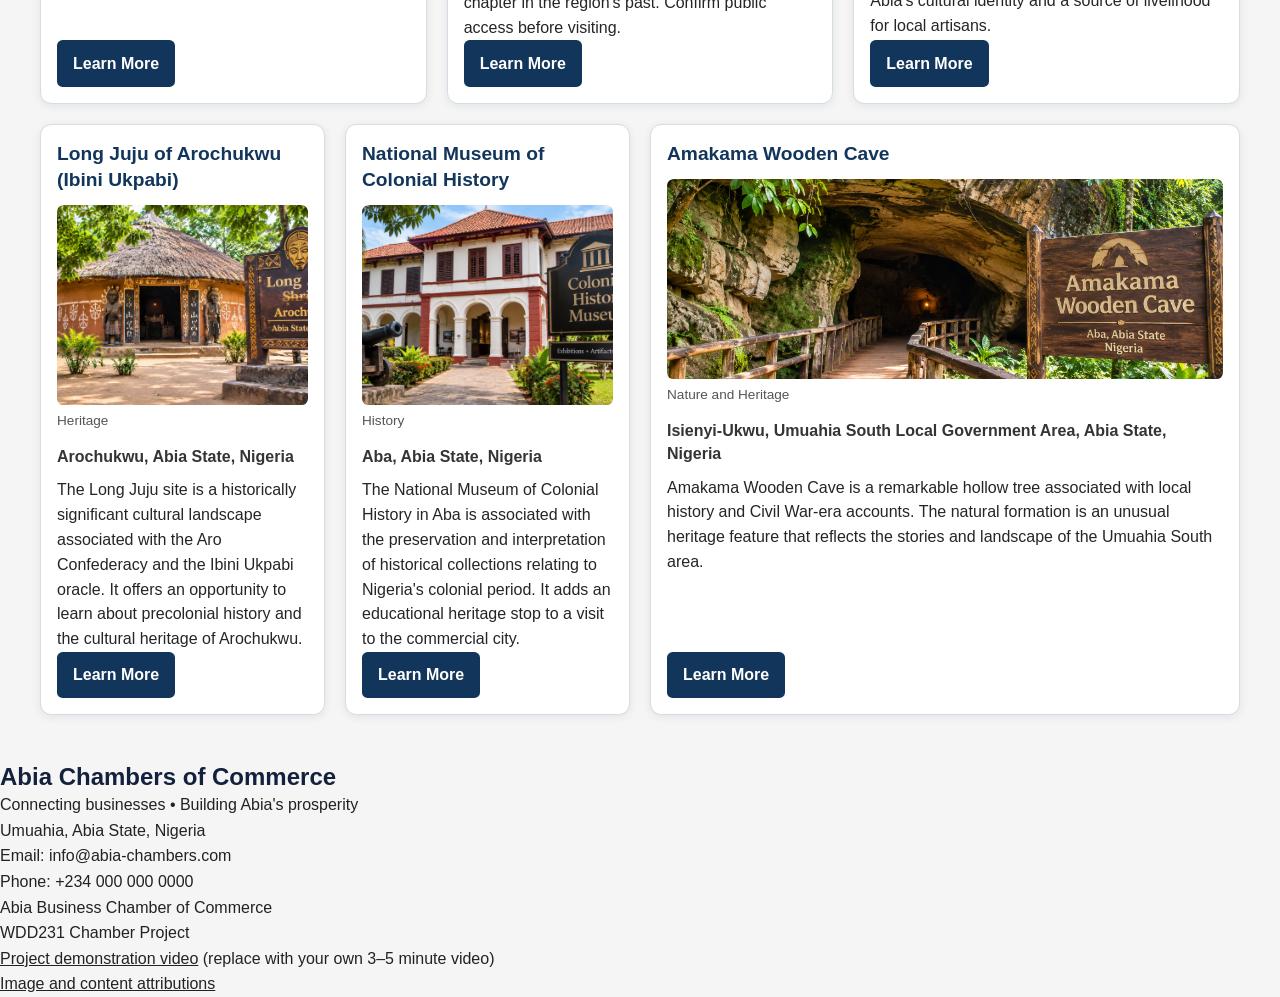
<file: chamber/discover.html>
<!DOCTYPE html>
<html lang="en">
<head>
  <meta charset="UTF-8">
  <meta name="viewport" content="width=device-width, initial-scale=1.0">
  <meta name="description" content="Discover the history, culture, natural attractions and business landmarks of Abia State, Nigeria, with the Abia Business Chamber of Commerce.">
  <meta name="author" content="Alagbaoso Solomon Ginikachukwu ">
  <meta property="og:title" content="Discover Abia | Abia Business Chamber of Commerce">
  <meta property="og:description" content="Explore notable places, heritage, culture and enterprise across Abia State.">
  <meta property="og:type" content="website">
  <meta property="og:image" content="https://sologinika.github.io/chamber/images/chamber.svg">
  <meta property="og:url" content="https://sologinika.github.io/chamber/discover.html">
  <link rel="icon" href="images/favicon.ico">
  <link rel="preconnect" href="https://fonts.googleapis.com">
  <link rel="preconnect" href="https://fonts.gstatic.com" crossorigin>
  <link href="https://fonts.googleapis.com/css2?family=Montserrat:wght@600;700&family=Open+Sans:wght@400;600&display=swap" rel="stylesheet">
  <link rel="stylesheet" href="styles/normalize.css">
  <link rel="stylesheet" href="styles/small.css">
  <link rel="stylesheet" href="styles/larger.css">
  <link rel="stylesheet" href="styles/discover.css">
  <script src="scripts/main.js" defer></script>
  <script type="module" src="scripts/discover.js"></script>
  <title>Discover Abia | Abia Business Chamber of Commerce</title>
</head>
<body>
  <header>
    <div class="site-brand">
      <a class="brand-link" href="index.html" aria-label="Abia Business Chamber of Commerce home">
        <img src="images/logo.svg" alt="" width="58" height="58">
        <span><strong>ABIA</strong><small>BUSINESS CHAMBER OF COMMERCE</small></span>
      </a>
    </div>
    <button id="menu-button" class="menu-button" aria-label="Open navigation menu" aria-expanded="false" aria-controls="primary-nav">☰</button>
    <nav id="primary-nav" class="primary-nav" aria-label="Main navigation">
      <a href="index.html">Home</a>
      <a href="directory.html">Directory</a>
      <a href="join.html">Join</a>
      <a href="discover.html" aria-current="page">Discover</a>
    </nav>
  </header>

  <main class="discover-main">
    <section class="discover-intro">
      <p class="eyebrow">People • Places • Possibilities</p>
      <h1>Discover Abia State</h1>
      <p>Explore the places, heritage, creativity and enterprise that make Abia an important destination for visitors, entrepreneurs and investors.</p>
    </section>

    <aside id="visit-message" class="visit-message" aria-live="polite">
      <p>Welcome! Let us know if you have any questions.</p>
    </aside>

    <section class="attractions-section" aria-labelledby="attractions-heading">
      <div class="section-heading">
        <h2 id="attractions-heading">Places of Interest</h2>
        <p>Eight places that tell stories about Abia's history, culture, nature and commercial life.</p>
      </div>
      <div id="attractions-grid" class="attractions-grid" aria-live="polite">
        <p class="loading-message">Loading places of interest…</p>
      </div>
    </section>

    <dialog id="attraction-dialog" class="attraction-dialog">
      <div class="dialog-content">
        <button class="dialog-close" id="dialog-close" aria-label="Close details">×</button>
        <h2 id="dialog-title">Place details</h2>
        <p id="dialog-description"></p>
        <p id="dialog-address" class="dialog-address"></p>
      </div>
    </dialog>
  </main>

  <footer>
    <div class="footer-about">
      <h2>Abia Chambers of Commerce</h2>
      <p>Connecting businesses • Building Abia's prosperity</p>
      <p>Umuahia, Abia State, Nigeria</p>
    </div>
    <div class="footer-contact">
      <p>Email: info@abia-chambers.com</p>
      <p>Phone: +234 000 000 0000</p>
    </div>
    <div class="footer-meta">
      <p> <span id="current-year"></span> Abia Business Chamber of Commerce</p>
      <p>WDD231 Chamber Project</p>
      <p><a href="https://www.abiachambers.com/" target="_blank" rel="noopener noreferrer">Project demonstration video</a> (replace with your own 3–5 minute video)</p>
      <p><a href="attributions.html">Image and content attributions</a></p>
      <p id="last-modified"></p>
    </div>
  </footer>
</body>
</html>
</file>
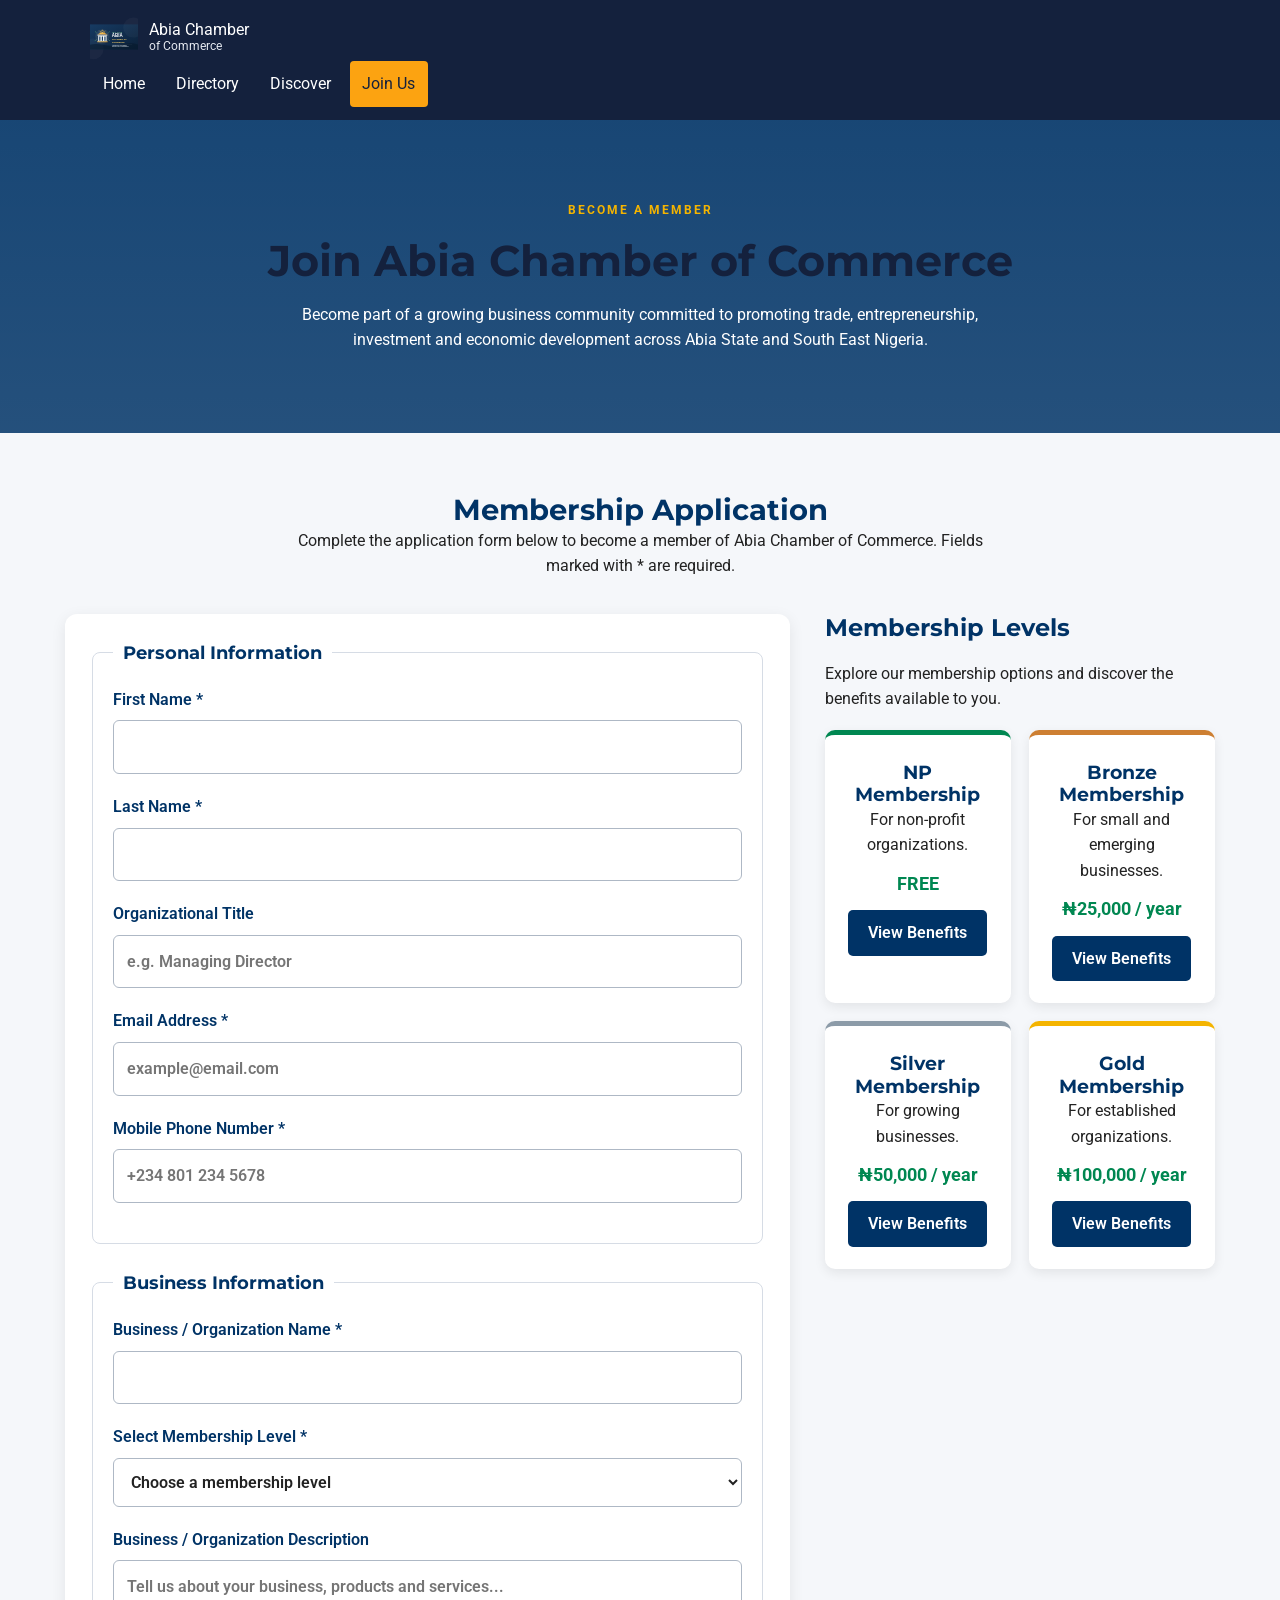
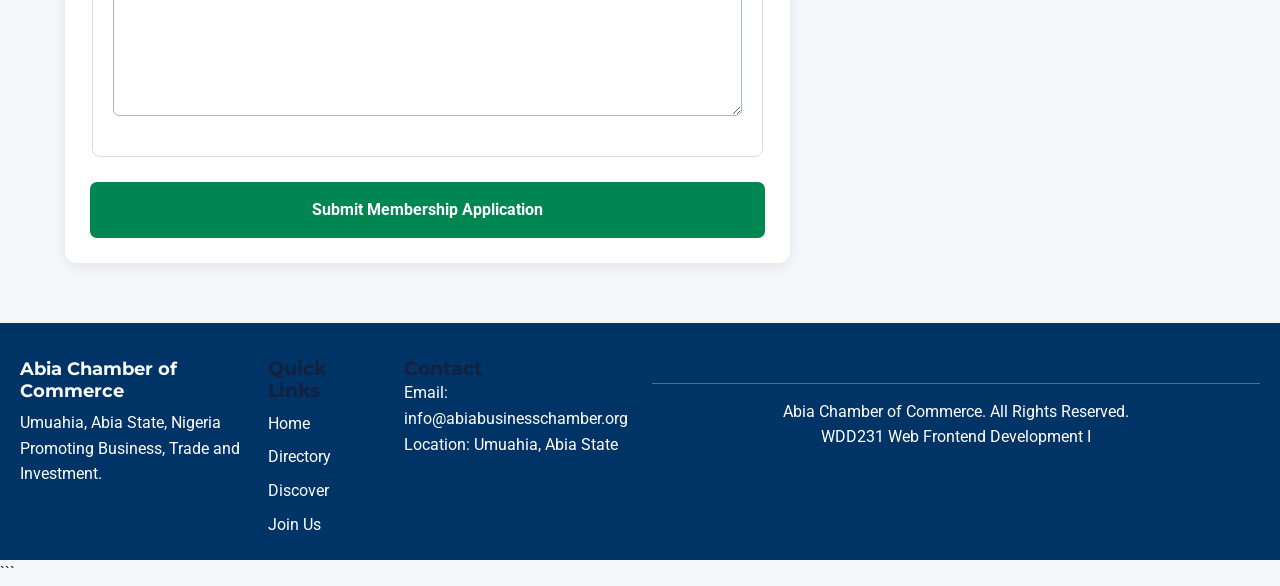
<file: chamber/join.html>
<!DOCTYPE html>
<html lang="en-NG">

<head>
    <meta charset="UTF-8">
    <meta name="viewport" content="width=device-width, initial-scale=1.0">

    <meta name="description"
        content="Apply for membership at Abia Chamber of Commerce. Join our business community and enjoy networking, advertising and business development opportunities.">

    <meta name="author" content="Alagbaoso Solomon Ginikachukwu">

    <meta property="og:title" content="Join Abia Chamber of Commerce">
    <meta property="og:description" content="Become a member of Abia Chamber of Commerce and grow your business through networking and development opportunities.">
    <meta property="og:image" content="https://sologinika.github.io/wdd231/chamber/images/hero.svg">
    <meta property="og:url" content="https://sologinika.github.io/wdd231/chamber/join.html">
    <meta property="og:type" content="website">

    <title>Join Us | Abia Chamber of Commerce</title>

    <link rel="icon" href="images/favicon.ico">

    <link rel="preconnect" href="https://fonts.googleapis.com">
    <link rel="preconnect" href="https://fonts.gstatic.com" crossorigin>

    <link
        href="https://fonts.googleapis.com/css2?family=Montserrat:wght@400;500;600;700&family=Roboto:wght@400;500;700&display=swap"
        rel="stylesheet">

    <link rel="stylesheet" href="styles/normalize.css">
    <link rel="stylesheet" href="styles/small.css">
    <link rel="stylesheet" href="styles/larger.css">
    <link rel="stylesheet" href="styles/join.css">

    <script src="scripts/main.js" defer></script>
    <script src="scripts/join.js" defer></script>
</head>

<body>

    <!-- HEADER -->
    <header class="site-header">

        <div class="header-container">

            <a href="index.html" class="brand">
                <img src="images/chamber.svg"
                    alt="Abia Chamber of Commerce logo"
                    width="65"
                    height="65">

                <span>
                    Abia Chamber
                    <small>of Commerce</small>
                </span>
            </a>

            <button class="menu-toggle"
                id="menu-button"
                aria-label="Open navigation menu"
                aria-expanded="false"
                aria-controls="nav-menu">

                ☰

            </button>

            <nav class="primary-nav" id="nav-menu">

                <a href="index.html">Home</a>

                <a href="directory.html">Directory</a>

                <a href="discover.html">Discover</a>

                <a href="join.html" class="active"
                    aria-current="page">Join Us</a>

            </nav>

        </div>

    </header>


    <!-- MAIN CONTENT -->
    <main>

        <!-- PAGE INTRODUCTION -->
        <section class="join-hero">

            <div class="join-hero-content">

                <p class="eyebrow">Become a Member</p>

                <h1>Join Abia Chamber of Commerce</h1>

                <p>
                    Become part of a growing business community
                    committed to promoting trade, entrepreneurship,
                    investment and economic development across
                    Abia State and South East Nigeria.
                </p>

            </div>

        </section>


        <!-- MEMBERSHIP APPLICATION -->
        <section class="membership-section">

            <div class="section-heading">

                <h2>Membership Application</h2>

                <p>
                    Complete the application form below to become
                    a member of Abia Chamber of Commerce.
                    Fields marked with * are required.
                </p>

            </div>


            <div class="membership-layout">


                <!-- APPLICATION FORM -->
                <div class="form-container">

                    <form action="thankyou.html"
                        method="get"
                        id="membership-form">

                        <fieldset>

                            <legend>Personal Information</legend>

                            <label for="first-name">
                                First Name *

                                <input
                                    type="text"
                                    id="first-name"
                                    name="firstName"
                                    title="Enter your first name"
                                    autocomplete="given-name"
                                    required>
                            </label>


                            <label for="last-name">
                                Last Name *

                                <input
                                    type="text"
                                    id="last-name"
                                    name="lastName"
                                    title="Enter your last name"
                                    autocomplete="family-name"
                                    required>
                            </label>


                            <label for="organization-title">
                                Organizational Title

                                <input
                                    type="text"
                                    id="organization-title"
                                    name="organizationTitle"
                                    title="Enter your organizational title using at least seven letters, spaces or hyphens"
                                    autocomplete="organization-title"
                                    pattern="[A-Za-z][A-Za-z -]
                                    minlength={7,}"
                                    placeholder="e.g. Managing Director">
                            </label>


                            <label for="email">
                                Email Address *

                                <input
                                    type="email"
                                    id="email"
                                    name="email"
                                    title="Enter a valid email address"
                                    autocomplete="email"
                                    placeholder="example@email.com"
                                    required>
                            </label>


                            <label for="phone">
                                Mobile Phone Number *

                                <input
                                    type="tel"
                                    id="phone"
                                    name="phone"
                                    title="Enter your mobile phone number"
                                    autocomplete="tel"
                                    placeholder="+234 801 234 5678"
                                    required>
                            </label>

                        </fieldset>


                        <fieldset>

                            <legend>Business Information</legend>


                            <label for="business-name">
                                Business / Organization Name *

                                <input
                                    type="text"
                                    id="business-name"
                                    name="businessName"
                                    title="Enter the name of your business or organization"
                                    autocomplete="organization"
                                    required>
                            </label>


                            <label for="membership-level">
                                Select Membership Level *

                                <select
                                    id="membership-level"
                                    name="membershipLevel"
                                    title="Select your preferred membership level"
                                    required>

                                    <option value="" disabled selected>
                                        Choose a membership level
                                    </option>

                                    <option value="np">
                                        NP Membership - Free
                                    </option>

                                    <option value="bronze">
                                        Bronze Membership
                                    </option>

                                    <option value="silver">
                                        Silver Membership
                                    </option>

                                    <option value="gold">
                                        Gold Membership
                                    </option>

                                </select>

                            </label>


                            <label for="description">
                                Business / Organization Description

                                <textarea
                                    id="description"
                                    name="description"
                                    title="Describe your business or organization"
                                    rows="5"
                                    placeholder="Tell us about your business, products and services..."></textarea>

                            </label>


                            <!-- HIDDEN TIMESTAMP -->
                            <input
                                type="hidden"
                                id="timestamp"
                                name="timestamp">

                        </fieldset>


                        <!-- SUBMIT BUTTON -->
                        <input
                            type="submit"
                            value="Submit Membership Application"
                            class="submit-button">

                    </form>

                </div>


                <!-- MEMBERSHIP CARDS -->
                <aside class="membership-cards">

                    <h2>Membership Levels</h2>

                    <p>
                        Explore our membership options and
                        discover the benefits available to you.
                    </p>


                    <!-- NP MEMBERSHIP -->
                    <article class="level-card np-card">

                        <h3>NP Membership</h3>

                        <p>For non-profit organizations.</p>

                        <strong>FREE</strong>

                        <a href="#np-modal"
                            class="modal-link"
                            data-modal="np-modal">

                            View Benefits

                        </a>

                    </article>


                    <!-- BRONZE MEMBERSHIP -->
                    <article class="level-card bronze-card">

                        <h3>Bronze Membership</h3>

                        <p>For small and emerging businesses.</p>

                        <strong>₦25,000 / year</strong>

                        <a href="#bronze-modal"
                            class="modal-link"
                            data-modal="bronze-modal">

                            View Benefits

                        </a>

                    </article>


                    <!-- SILVER MEMBERSHIP -->
                    <article class="level-card silver-card">

                        <h3>Silver Membership</h3>

                        <p>For growing businesses.</p>

                        <strong>₦50,000 / year</strong>

                        <a href="#silver-modal"
                            class="modal-link"
                            data-modal="silver-modal">

                            View Benefits

                        </a>

                    </article>


                    <!-- GOLD MEMBERSHIP -->
                    <article class="level-card gold-card">

                        <h3>Gold Membership</h3>

                        <p>For established organizations.</p>

                        <strong>₦100,000 / year</strong>

                        <a href="#gold-modal"
                            class="modal-link"
                            data-modal="gold-modal">

                            View Benefits

                        </a>

                    </article>

                </aside>

            </div>

        </section>


        <!-- MEMBERSHIP MODALS -->

        <dialog id="np-modal" class="membership-modal">

            <div class="modal-content">

                <h2>NP Membership Benefits</h2>

                <p>
                    Designed for registered non-profit
                    organizations and community development groups.
                </p>

                <ul>
                    <li>Free chamber membership.</li>
                    <li>Access to networking opportunities.</li>
                    <li>Participation in community programmes.</li>
                    <li>Access to selected training programmes.</li>
                    <li>Business and organizational support.</li>
                </ul>

                <button class="close-modal">Close</button>

            </div>

        </dialog>


        <dialog id="bronze-modal" class="membership-modal">

            <div class="modal-content">

                <h2>Bronze Membership Benefits</h2>

                <p>
                    Suitable for small businesses and new
                    entrepreneurs looking to establish themselves.
                </p>

                <ul>
                    <li>All NP membership networking opportunities.</li>
                    <li>Business directory listing.</li>
                    <li>Access to selected business workshops.</li>
                    <li>Participation in chamber events.</li>
                    <li>Business development information.</li>
                </ul>

                <button class="close-modal">Close</button>

            </div>

        </dialog>


        <dialog id="silver-modal" class="membership-modal">

            <div class="modal-content">

                <h2>Silver Membership Benefits</h2>

                <p>
                    Designed for expanding businesses seeking
                    greater visibility and development opportunities.
                </p>

                <ul>
                    <li>All Bronze membership benefits.</li>
                    <li>Priority business directory listing.</li>
                    <li>Discounted chamber event registration.</li>
                    <li>Business advertising opportunities.</li>
                    <li>Access to advanced training programmes.</li>
                    <li>Business networking with established companies.</li>
                </ul>

                <button class="close-modal">Close</button>

            </div>

        </dialog>


        <dialog id="gold-modal" class="membership-modal">

            <div class="modal-content">

                <h2>Gold Membership Benefits</h2>

                <p>
                    Our premium membership for established
                    businesses and organizations.
                </p>

                <ul>
                    <li>All Silver membership benefits.</li>
                    <li>Premium advertising opportunities.</li>
                    <li>Business spotlight on the chamber homepage.</li>
                    <li>Priority invitations to special events.</li>
                    <li>Exclusive business networking opportunities.</li>
                    <li>Leadership and business development programmes.</li>
                    <li>Premium promotional opportunities.</li>
                </ul>

                <button class="close-modal">Close</button>

            </div>

        </dialog>

    </main>


    <!-- FOOTER -->
    <footer class="site-footer">

        <div class="footer-content">

            <div>
                <h2>Abia Chamber of Commerce</h2>

                <p>Umuahia, Abia State, Nigeria</p>

                <p>Promoting Business, Trade and Investment.</p>
            </div>


            <div>
                <h3>Quick Links</h3>

                <a href="index.html">Home</a>

                <a href="directory.html">Directory</a>

                <a href="discover.html">Discover</a>

                <a href="join.html">Join Us</a>
            </div>


            <div>
                <h3>Contact</h3>

                <p>Email: info@abiabusinesschamber.org</p>

                <p>Location: Umuahia, Abia State</p>
            </div>

        </div>


        <div class="footer-bottom">

            <p>
                 <span id="current-year"></span>
                Abia Chamber of Commerce.
                All Rights Reserved.
            </p>

            <p>WDD231 Web Frontend Development I</p>

        </div>

    </footer>

</body>
</html>
```
</file>
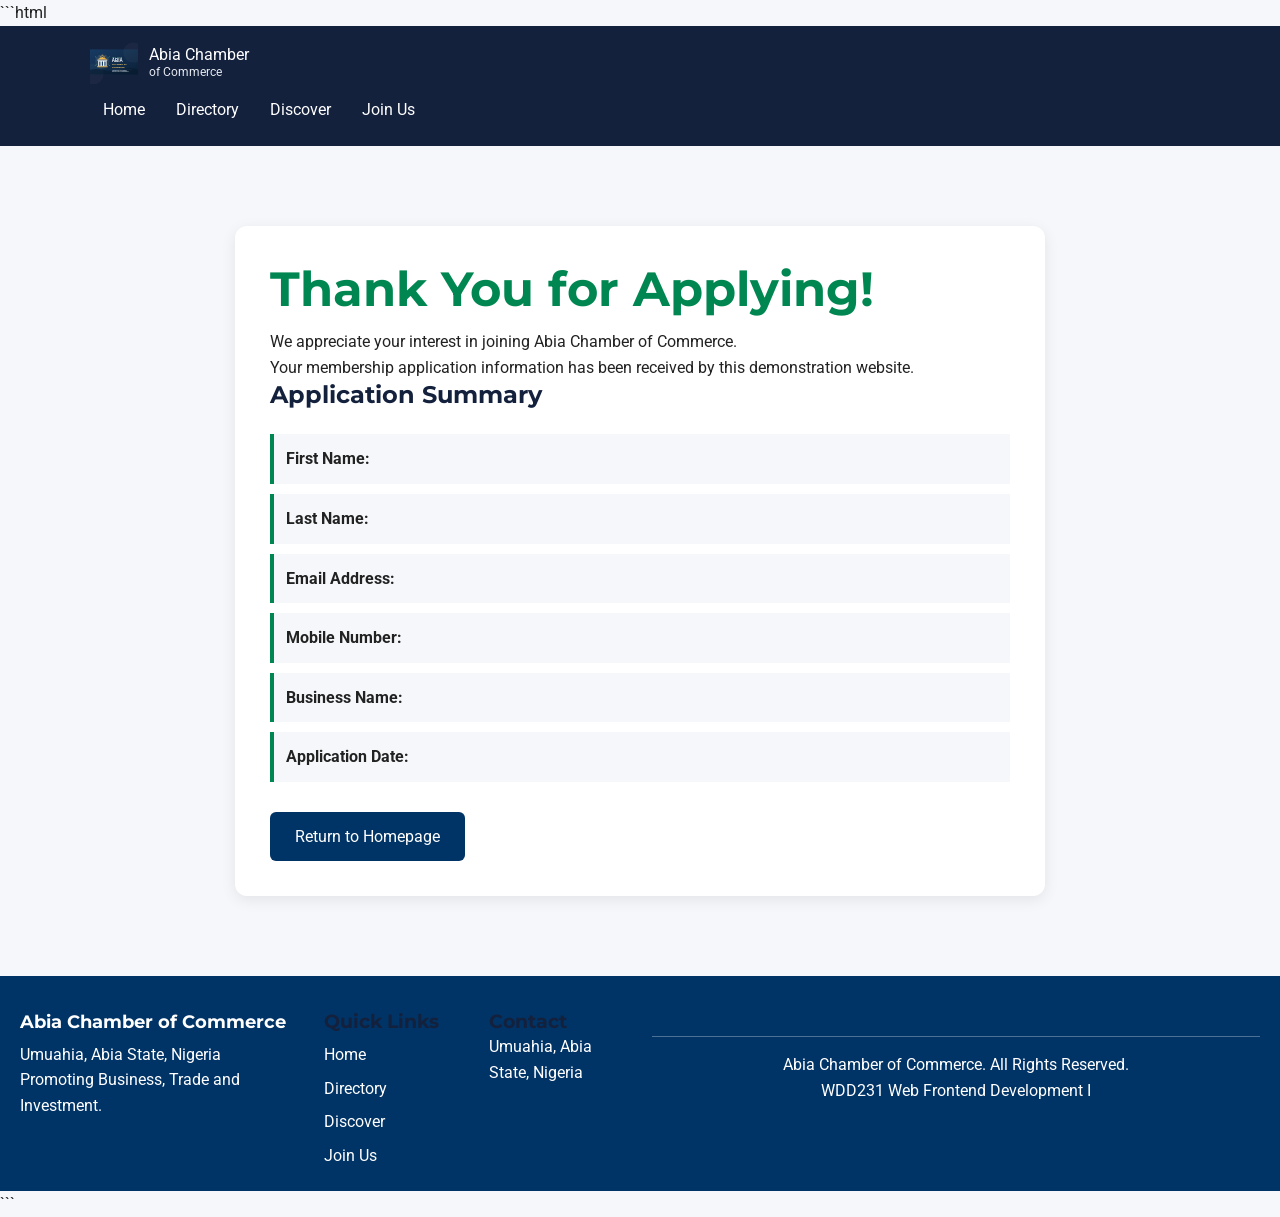
<file: chamber/thakyou.html>
```html
<!DOCTYPE html>
<html lang="en">

<head>

    <meta charset="UTF-8">

    <meta name="viewport" content="width=device-width, initial-scale=1.0">

    <meta name="description"
        content="Thank you for applying to join Abia Chamber of Commerce. Review your membership application details.">

    <meta name="author" content="Abia Chamber of Commerce">

    <title>Application Received | Abia Chamber of Commerce</title>


    <link rel="preconnect" href="https://fonts.googleapis.com">

    <link rel="preconnect" href="https://fonts.gstatic.com" crossorigin>

    <link
        href="https://fonts.googleapis.com/css2?family=Montserrat:wght@400;500;600;700&family=Roboto:wght@400;500;700&display=swap"
        rel="stylesheet">


    <link rel="stylesheet" href="styles/normalize.css">

    <link rel="stylesheet" href="styles/small.css">

    <link rel="stylesheet" href="styles/larger.css">

    <link rel="stylesheet" href="styles/join.css">


    <script src="scripts/main.js" defer></script>

    <script src="scripts/thankyou.js" defer></script>

</head>


<body>


    <!-- HEADER -->

    <header class="site-header">

        <div class="header-container">

            <a href="index.html" class="brand">

                <img src="images/chamber.svg"
                    alt="Abia Chamber of Commerce logo"
                    width="65"
                    height="65">

                <span>
                    Abia Chamber
                    <small>of Commerce</small>
                </span>

            </a>


            <button class="menu-toggle"
                id="menu-button"
                aria-label="Open navigation menu"
                aria-expanded="false"
                aria-controls="nav-menu">

                ☰

            </button>


            <nav class="primary-nav" id="nav-menu">

                <a href="index.html">Home</a>

                <a href="directory.html">Directory</a>

                <a href="discover.html">Discover</a>

                <a href="join.html">Join Us</a>

            </nav>

        </div>

    </header>



    <!-- MAIN CONTENT -->

    <main>

        <section class="thankyou-container">

            <div class="thankyou-card">

                <h1>Thank You for Applying!</h1>


                <p>
                    We appreciate your interest in joining
                    Abia Chamber of Commerce.
                </p>


                <p>
                    Your membership application information
                    has been received by this demonstration
                    website.
                </p>


                <h2>Application Summary</h2>


                <div class="submission-details">

                    <p>
                        <strong>First Name:</strong>

                        <span id="display-first-name"></span>
                    </p>


                    <p>
                        <strong>Last Name:</strong>

                        <span id="display-last-name"></span>
                    </p>


                    <p>
                        <strong>Email Address:</strong>

                        <span id="display-email"></span>
                    </p>


                    <p>
                        <strong>Mobile Number:</strong>

                        <span id="display-phone"></span>
                    </p>


                    <p>
                        <strong>Business Name:</strong>

                        <span id="display-business"></span>
                    </p>


                    <p>
                        <strong>Application Date:</strong>

                        <span id="display-timestamp"></span>
                    </p>

                </div>


                <a href="index.html" class="back-home">
                    Return to Homepage
                </a>

            </div>

        </section>

    </main>



    <!-- FOOTER -->

    <footer class="site-footer">

        <div class="footer-content">

            <div>

                <h2>Abia Chamber of Commerce</h2>

                <p>Umuahia, Abia State, Nigeria</p>

                <p>Promoting Business, Trade and Investment.</p>

            </div>


            <div>

                <h3>Quick Links</h3>

                <a href="index.html">Home</a>

                <a href="directory.html">Directory</a>

                <a href="discover.html">Discover</a>

                <a href="join.html">Join Us</a>

            </div>


            <div>

                <h3>Contact</h3>

                <p>Umuahia, Abia State, Nigeria</p>

            </div>

        </div>


        <div class="footer-bottom">

            <p>
                 <span id="current-year"></span>
                Abia Chamber of Commerce.
                All Rights Reserved.
            </p>

            <p>WDD231 Web Frontend Development I</p>

        </div>

    </footer>


</body>

</html>
```
</file>
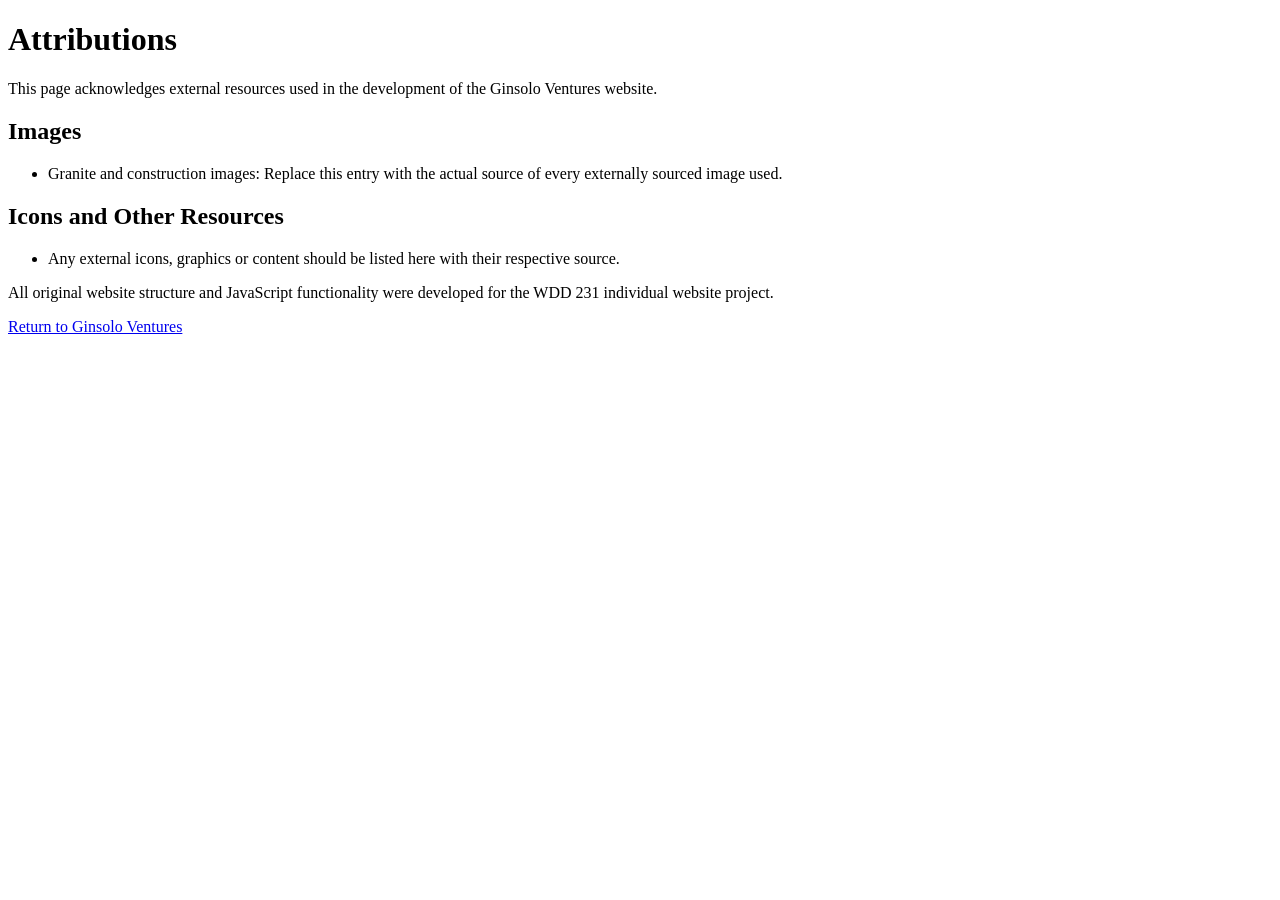
<file: final_project/attributions.html>
<!DOCTYPE html>
<html lang="en">

<head>

    <meta charset="UTF-8">

    <meta name="viewport" content="width=device-width, initial-scale=1.0">

    <title>Attributions | Ginsolo Ventures</title>

</head>


<body>

<main>

    <h1>Attributions</h1>

    <p>
        This page acknowledges external resources used in the
        development of the Ginsolo Ventures website.
    </p>


    <h2>Images</h2>

    <ul>

        <li>
            Granite and construction images:
            Replace this entry with the actual source of every
            externally sourced image used.
        </li>

    </ul>


    <h2>Icons and Other Resources</h2>

    <ul>

        <li>
            Any external icons, graphics or content should be
            listed here with their respective source.
        </li>

    </ul>


    <p>
        All original website structure and JavaScript functionality
        were developed for the WDD 231 individual website project.
    </p>


    <a href="index.html">
        Return to Ginsolo Ventures
    </a>

</main>

</body>
</html>
</file>
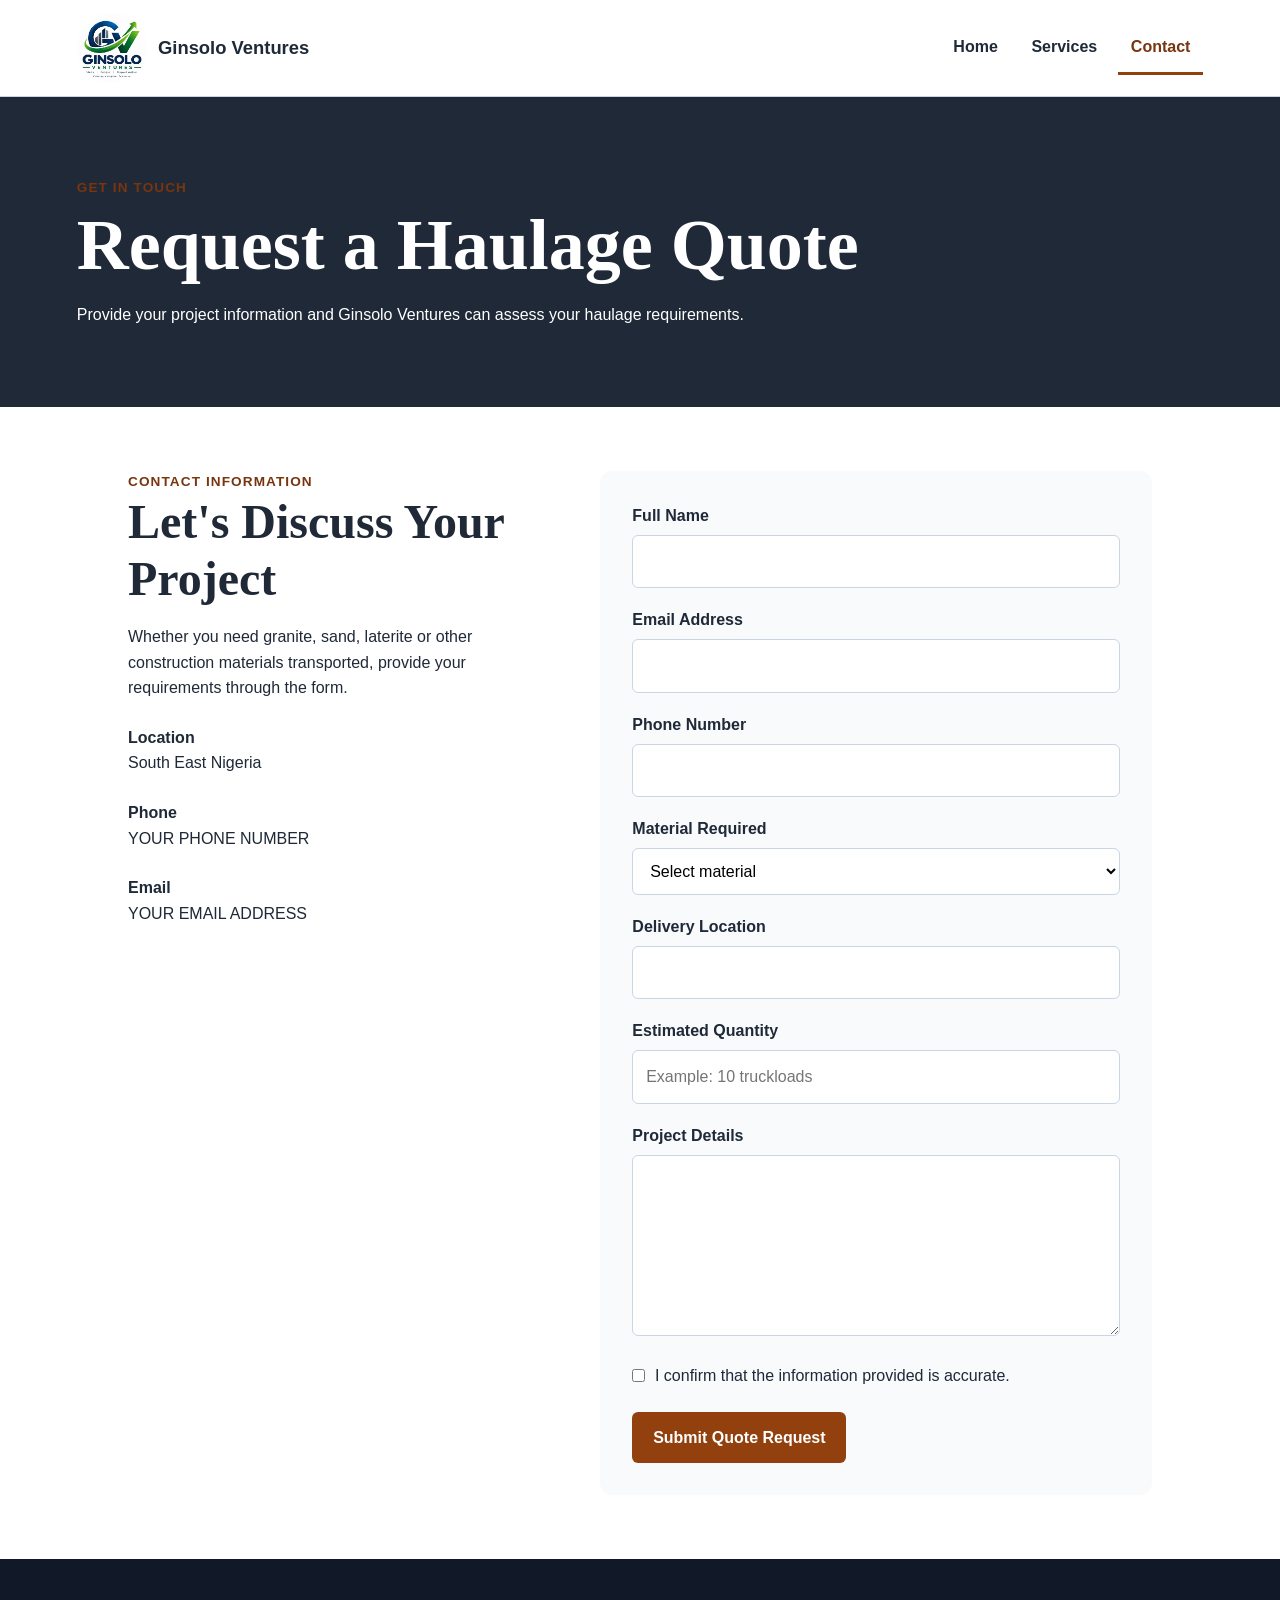
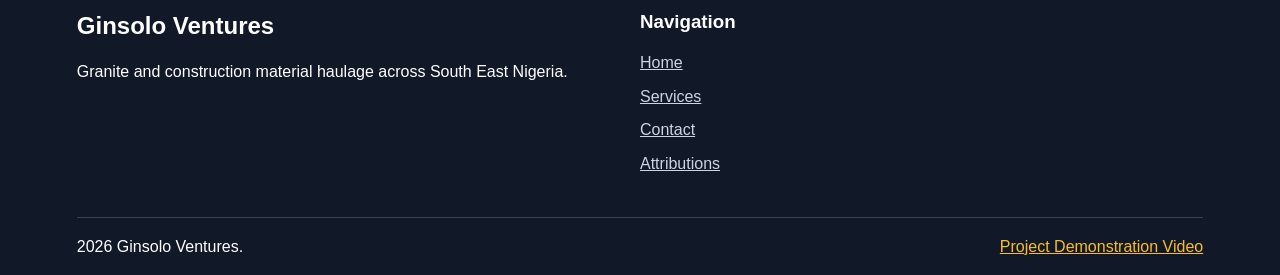
<file: final_project/contact.html>
<!DOCTYPE html>
<html lang="en">

<head>

    <meta charset="UTF-8">

    <meta name="viewport" content="width=device-width, initial-scale=1.0">

    <title>Contact Ginsolo Ventures | Request a Haulage Quote</title>

    <meta
        name="description"
        content="Contact Ginsolo Ventures to request a granite, sand, laterite or construction material haulage quote in South East Nigeria."
    >

    <meta name="author" content="Solomon Ginikachukwu Alagbaoso">

    <meta property="og:title" content="Contact Ginsolo Ventures">
    <meta
        property="og:description"
        content="Request a construction material haulage quote."
    >
    <meta property="og:type" content="website">

    <link rel="icon" href="images/ginsolo.webp">

    <link rel="stylesheet" href="styles/base.css">
    <link rel="stylesheet" href="styles/large.css">

    <script type="module" src="scripts/contact.js"></script>

</head>


<body>

<header class="site-header">

    <a class="logo-link" href="index.html">

        <img
            src="images/ginsolo.webp"
            alt="Ginsolo Ventures logo"
            width="70"
            height="70"
        >

        <span>Ginsolo Ventures</span>

    </a>


    <button
        id="menu-button"
        class="menu-button"
        aria-label="Open navigation menu"
        aria-expanded="false"
        aria-controls="main-navigation"
    >
        ☰
    </button>


    <nav id="main-navigation" class="main-navigation">

        <a href="index.html">Home</a>

        <a href="services.html">Services</a>

        <a class="active" href="contact.html">
            Contact
        </a>

    </nav>

</header>


<main>

    <section class="page-banner">

        <div>

            <p class="eyebrow">Get in Touch</p>

            <h1>Request a Haulage Quote</h1>

            <p>
                Provide your project information and Ginsolo Ventures
                can assess your haulage requirements.
            </p>

        </div>

    </section>


    <section class="section contact-layout">

        <div class="contact-information">

            <p class="eyebrow">Contact Information</p>

            <h2>Let's Discuss Your Project</h2>

            <p>
                Whether you need granite, sand, laterite or other
                construction materials transported, provide your
                requirements through the form.
            </p>


            <div class="contact-item">

                <strong>Location</strong>

                <span>
                    South East Nigeria
                </span>

            </div>


            <div class="contact-item">

                <strong>Phone</strong>

                <span>
                    YOUR PHONE NUMBER
                </span>

            </div>


            <div class="contact-item">

                <strong>Email</strong>

                <span>
                    YOUR EMAIL ADDRESS
                </span>

            </div>

        </div>


        <form
            class="contact-form"
            action="form-action.html"
            method="get"
            id="quote-form"
        >

            <div class="form-group">

                <label for="name">
                    Full Name
                </label>

                <input
                    type="text"
                    id="name"
                    name="name"
                    required
                    autocomplete="name"
                >

            </div>


            <div class="form-group">

                <label for="email">
                    Email Address
                </label>

                <input
                    type="email"
                    id="email"
                    name="email"
                    required
                    autocomplete="email"
                >

            </div>


            <div class="form-group">

                <label for="phone">
                    Phone Number
                </label>

                <input
                    type="tel"
                    id="phone"
                    name="phone"
                    required
                    autocomplete="tel"
                >

            </div>


            <div class="form-group">

                <label for="material">
                    Material Required
                </label>

                <select id="material" name="material" required>

                    <option value="">
                        Select material
                    </option>

                    <option value="granite">
                        Granite
                    </option>

                    <option value="sharp-sand">
                        Sharp Sand
                    </option>

                    <option value="laterite">
                        Laterite
                    </option>

                    <option value="stone">
                        Stone
                    </option>

                    <option value="aggregates">
                        Other Aggregates
                    </option>

                </select>

            </div>


            <div class="form-group">

                <label for="location">
                    Delivery Location
                </label>

                <input
                    type="text"
                    id="location"
                    name="location"
                    required
                    autocomplete="street-address"
                >

            </div>


            <div class="form-group">

                <label for="quantity">
                    Estimated Quantity
                </label>

                <input
                    type="text"
                    id="quantity"
                    name="quantity"
                    placeholder="Example: 10 truckloads"
                >

            </div>


            <div class="form-group">

                <label for="message">
                    Project Details
                </label>

                <textarea
                    id="message"
                    name="message"
                    rows="6"
                    required
                ></textarea>

            </div>


            <label class="checkbox-label">

                <input
                    type="checkbox"
                    name="consent"
                    value="yes"
                    required
                >

                <span>
                    I confirm that the information provided is accurate.
                </span>

            </label>


            <button
                class="button primary-button"
                type="submit"
            >
                Submit Quote Request
            </button>

        </form>

    </section>

</main>


<footer class="site-footer">

    <div class="footer-grid">

        <div>
            <h2>Ginsolo Ventures</h2>

            <p>
                Granite and construction material haulage
                across South East Nigeria.
            </p>
        </div>


        <div>

            <h3>Navigation</h3>

            <a href="index.html">Home</a>
            <a href="services.html">Services</a>
            <a href="contact.html">Contact</a>
            <a href="attributions.html">Attributions</a>

        </div>

    </div>


    <div class="footer-bottom">

        <p>
             <span id="current-year"> </span>
            Ginsolo Ventures.
        </p>

        <a href="YOUR-VIDEO-URL" target="_blank" rel="noopener">
            Project Demonstration Video
        </a>

    </div>

</footer>

</body>
</html>
</file>
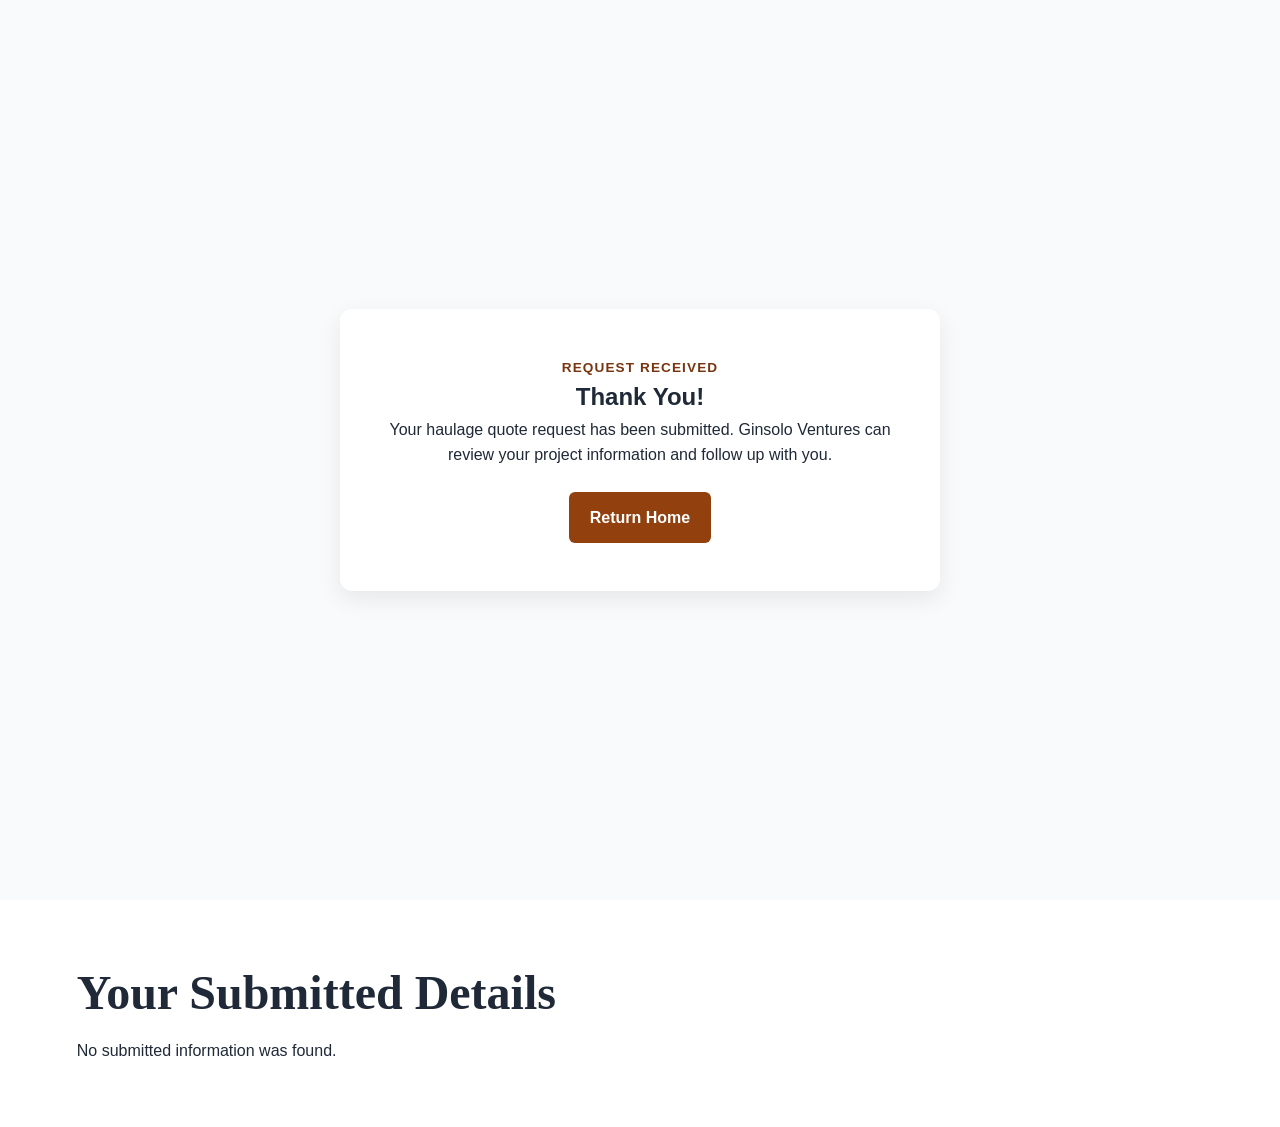
<file: final_project/form-action.html>
<!DOCTYPE html>
<html lang="en">

<head>

    <meta charset="UTF-8">

    <meta name="viewport" content="width=device-width, initial-scale=1.0">

    <title>Quote Request Received | Ginsolo Ventures</title>

    <meta
        name="description"
        content="Confirmation page for a Ginsolo Ventures haulage quote request."
    >

    <link rel="stylesheet" href="styles/base.css">

</head>


<body>

<main class="confirmation-page">

    <section class="confirmation-card">

        <p class="eyebrow">
            Request Received
        </p>

        <h1>
            Thank You!
        </h1>

        <p>
            Your haulage quote request has been submitted.
            Ginsolo Ventures can review your project information
            and follow up with you.
        </p>

        <a
            class="button primary-button"
            href="index.html"
        >
            Return Home
        </a>

    </section>

</main>
<section class="section" aria-labelledby="details-heading">
  <h2 id="details-heading">Your Submitted Details</h2>
  <dl id="submitted-details">
    <p>Loading your submitted information...</p>
  </dl>
</section>

<script type="module">
  const params = new URLSearchParams(window.location.search);

  const fields = [
    ["name", "Full Name"],
    ["email", "Email Address"],
    ["phone", "Phone Number"],
    ["material", "Material Required"],
    ["location", "Delivery Location"],
    ["quantity", "Estimated Quantity"],
    ["message", "Project Details"],
    ["consent", "Consent"]
  ];

  const container = document.querySelector("#submitted-details");
  container.replaceChildren();

  for (const [key, label] of fields) {
    const value = params.get(key);

    if (value !== null && value.trim() !== "") {
      const term = document.createElement("dt");
      const description = document.createElement("dd");

      term.textContent = label;
      description.textContent = value;

      container.append(term, description);
    }
  }

  if (!container.children.length) {
    container.textContent =
      "No submitted information was found.";
  }
</script>
</body>
</html>
</file>
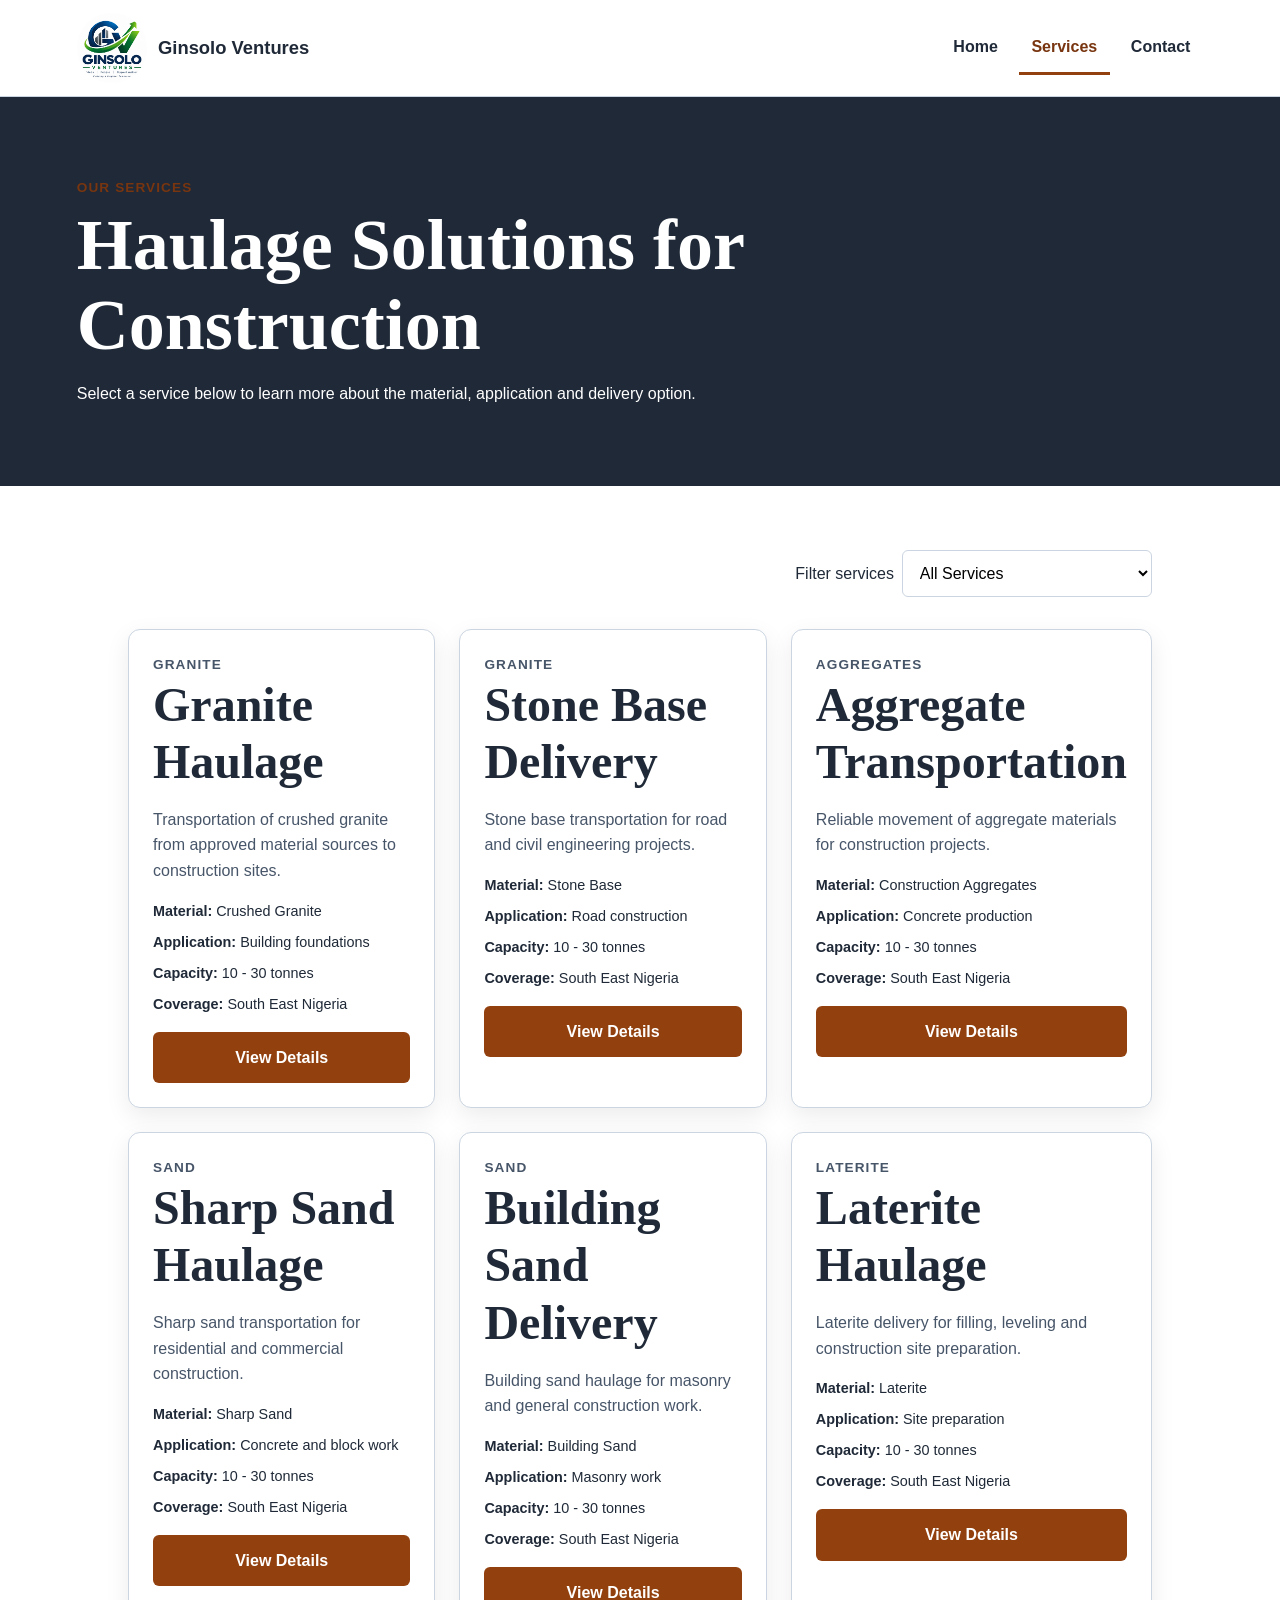
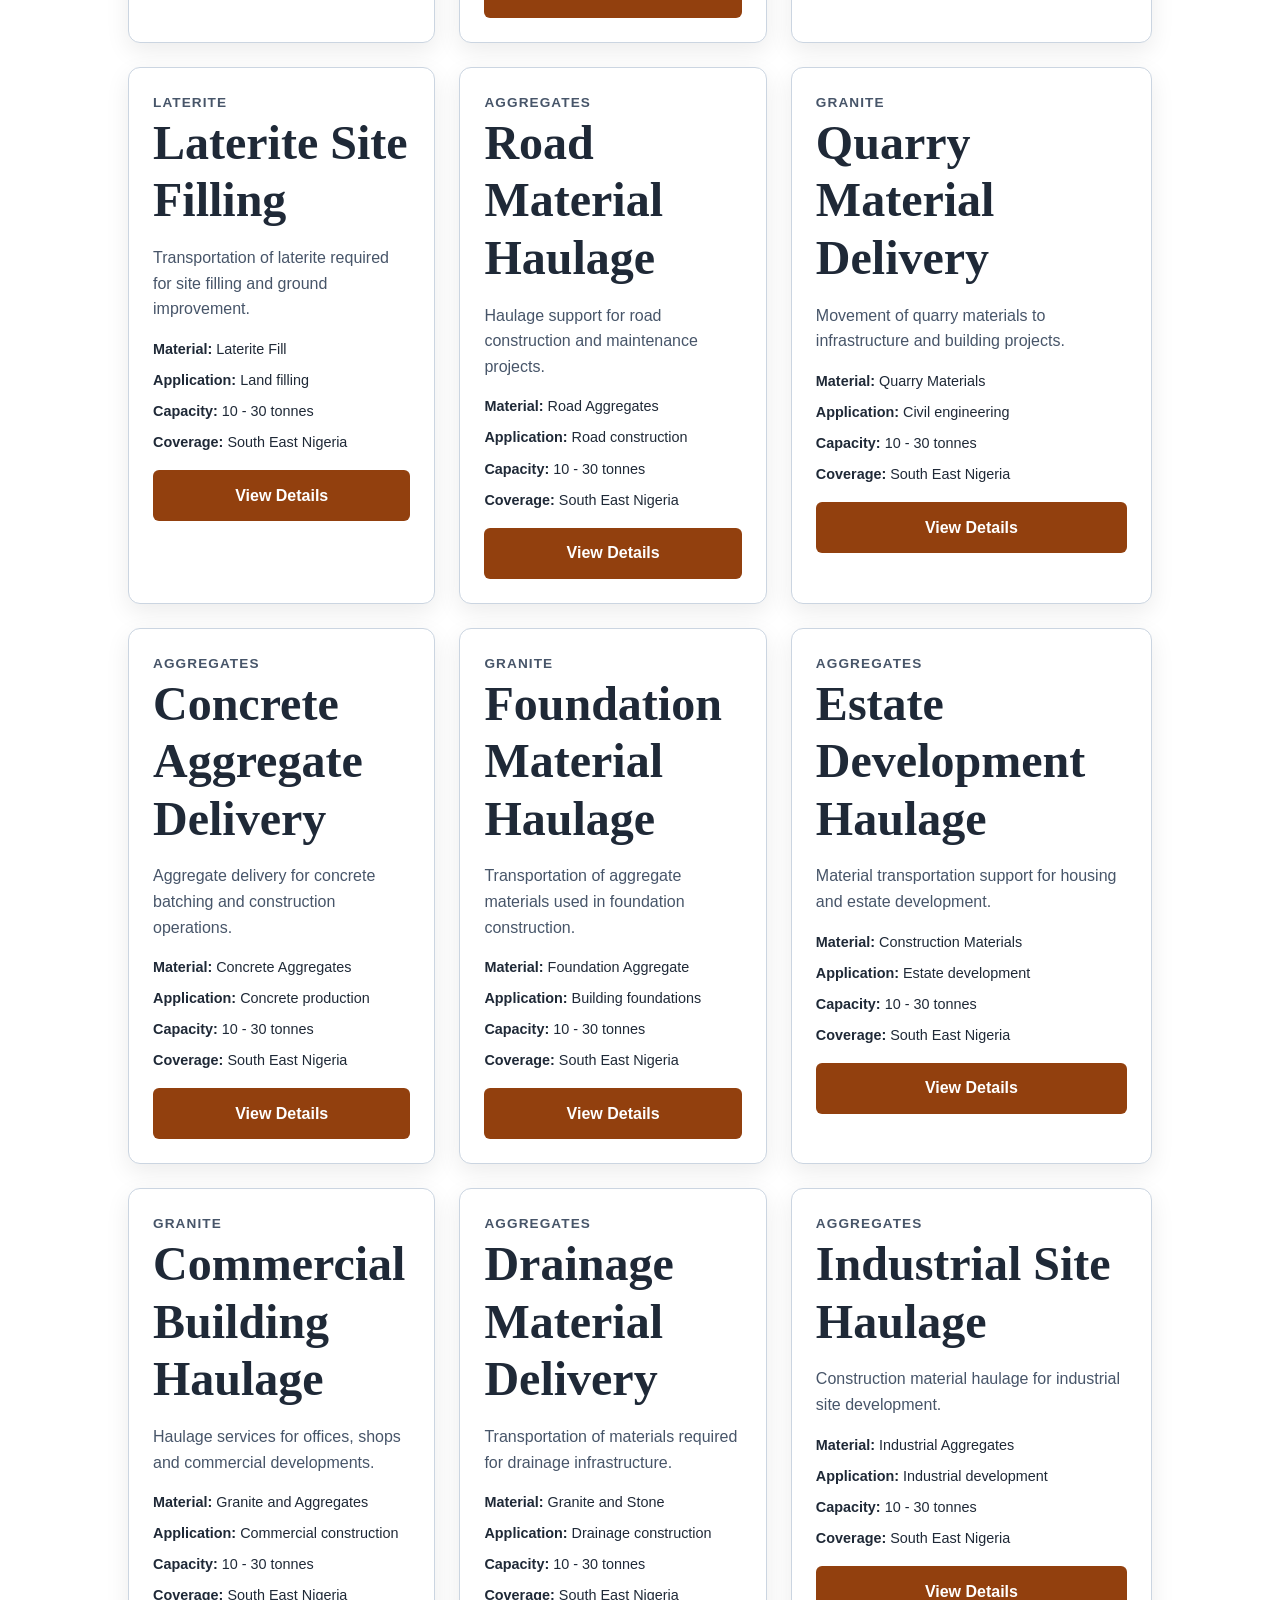
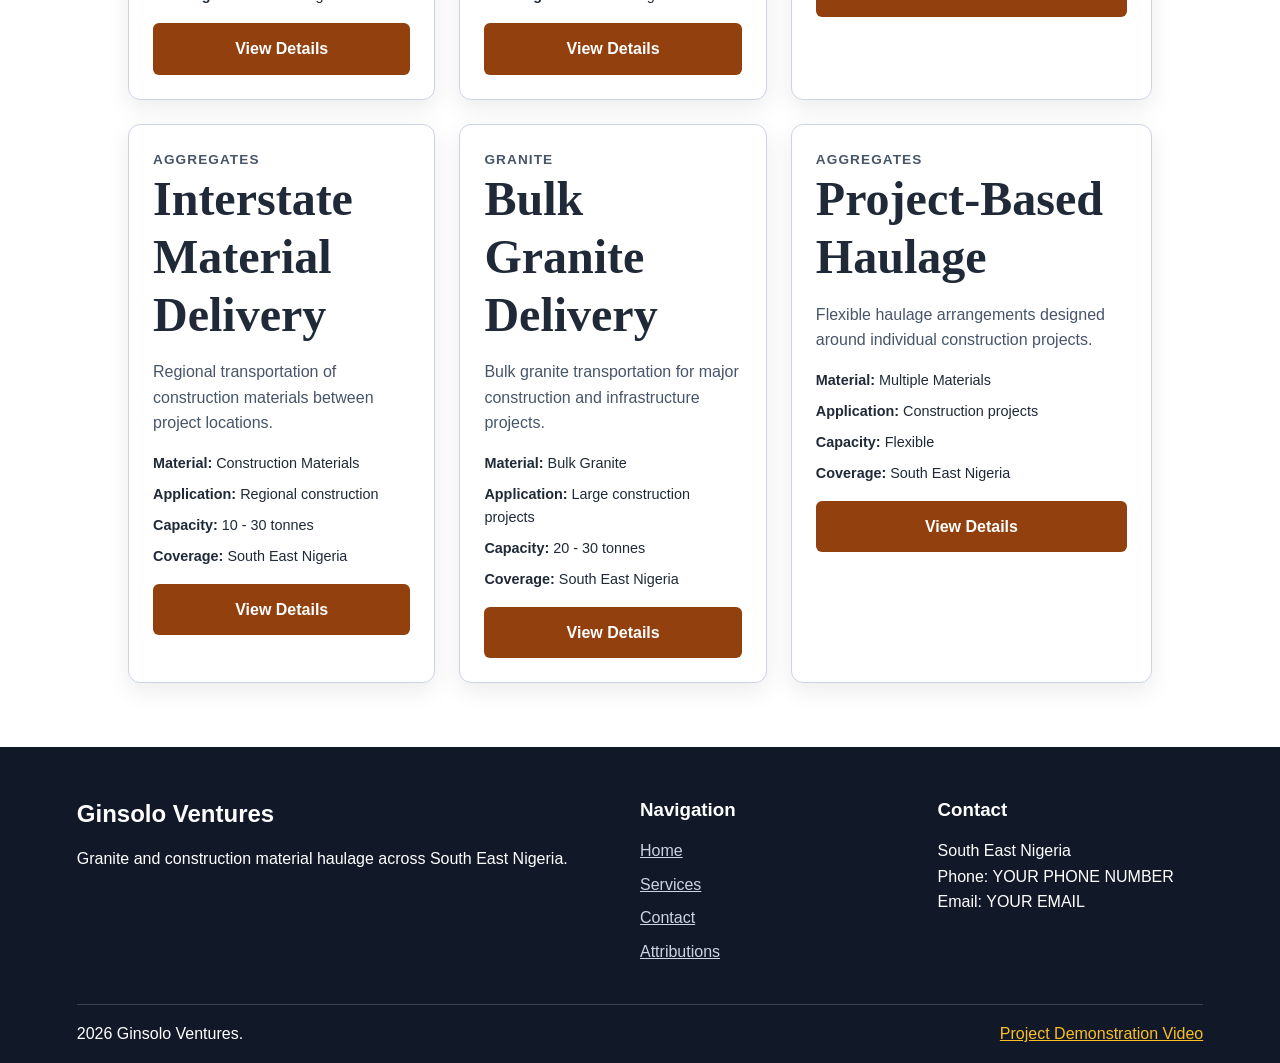
<file: final_project/services.html>
<!DOCTYPE html>
<html lang="en">
<head>

    <meta charset="UTF-8">

    <meta name="viewport" content="width=device-width, initial-scale=1.0">

    <title>Ginsolo Ventures Services | Haulage Solutions</title>

    <meta
        name="description"
        content="Explore Ginsolo Ventures granite, sand, laterite and construction material haulage services across South East Nigeria."
    >

    <meta name="author" content="Solomon Ginikachukwu Alagbaoso">

    <meta property="og:title" content="Ginsolo Ventures Services">
    <meta
        property="og:description"
        content="Construction material and granite haulage services."
    >
    <meta property="og:type" content="website">
    <meta property="og:image" content="images/truck_fleet.webp">

    <link rel="icon" href="images/ginsolo.webp">

    <link rel="stylesheet" href="styles/base.css">
    <link rel="stylesheet" href="styles/large.css">

    <script type="module" src="scripts/services.js"></script>

</head>

<body>

<header class="site-header">

    <a class="logo-link" href="index.html">
        <img
            src="images/ginsolo.webp"
            alt="Ginsolo Ventures logo"
            width="70"
            height="70"
        >
        <span>Ginsolo Ventures</span>
    </a>

    <button
        id="menu-button"
        class="menu-button"
        aria-label="Open navigation menu"
        aria-expanded="false"
        aria-controls="main-navigation"
    >
        ☰
    </button>

    <nav id="main-navigation" class="main-navigation">

        <a href="index.html">Home</a>

        <a class="active" href="services.html">
            Services
        </a>

        <a href="contact.html">Contact</a>

    </nav>

</header>


<main>

    <section class="page-banner">

        <div>

            <p class="eyebrow">Our Services</p>

            <h1>Haulage Solutions for Construction</h1>

            <p>
                Select a service below to learn more about the material,
                application and delivery option.
            </p>

        </div>

    </section>


    <section class="section">

        <div class="service-toolbar">

            <label for="service-filter">
                Filter services
            </label>

            <select id="service-filter">
                <option value="all">All Services</option>
                <option value="granite">Granite</option>
                <option value="sand">Sand</option>
                <option value="laterite">Laterite</option>
                <option value="aggregates">Aggregates</option>
            </select>

        </div>


        <div id="services-container" class="service-grid">

            <p class="loading">
                Loading service information...
            </p>

        </div>

    </section>


    <!-- Accessible Modal -->

    <dialog id="service-modal" class="service-modal">

        <div class="modal-content">

            <button
         id="modal-close"
         class="modal-close"
         type="button"
         aria-label="Close service details">
  
</button>

            <div id="modal-body"></div>

        </div>

    </dialog>

</main>


<footer class="site-footer">

    <div class="footer-grid">

        <div>
            <h2>Ginsolo Ventures</h2>

            <p>
                Granite and construction material haulage
                across South East Nigeria.
            </p>
        </div>

        <div>

            <h3>Navigation</h3>

            <a href="index.html">Home</a>
            <a href="services.html">Services</a>
            <a href="contact.html">Contact</a>
            <a href="attributions.html">Attributions</a>

        </div>

        <div>

            <h3>Contact</h3>

            <p>South East Nigeria</p>
            <p>Phone: YOUR PHONE NUMBER</p>
            <p>Email: YOUR EMAIL</p>

        </div>

    </div>

    <div class="footer-bottom">

        <p>
             <span id="current-year"></span>
            Ginsolo Ventures.
        </p>

        <a href="YOUR-VIDEO-URL" target="_blank" rel="noopener">
            Project Demonstration Video
        </a>

    </div>

</footer>

</body>
</html>
</file>
<file: styles/small.css>
/* =========================
   GLOBAL
========================= */

* {
    box-sizing: border-box;
}

body {
    margin: 0;
    font-family: "Roboto", sans-serif;
    line-height: 1.6;
    color: #222;
    background-color: #f4f6f8;
}

img {
    display: block;
    max-width: 100%;
    height: auto;
}


/* =========================
   HEADER
========================= */

header {
    background-color: #12355b;
    color: white;
}

.header-content {
    display: flex;
    align-items: center;
    justify-content: space-between;
    padding: 1rem;
}

.brand {
    display: flex;
    align-items: center;
    gap: 0.75rem;
}

.brand img {
    width: 50px;
    height: 50px;
}

.brand span {
    font-size: 1.1rem;
    font-weight: 700;
}


/* =========================
   MENU BUTTON
========================= */

#menuButton {
    border: none;
    background: transparent;
    color: white;
    font-size: 2rem;
    cursor: pointer;
}


/* =========================
   NAVIGATION
========================= */

nav {
    display: none;
    flex-direction: column;
    background-color: #0b2239;
}

nav.show {
    display: flex;
}

nav a {
    padding: 1rem;
    color: white;
    text-align: center;
    text-decoration: none;
    border-top: 1px solid #34495e;
}

nav a:hover,
nav a.active {
    background-color: #f4a261;
    color: #222;
}


/* =========================
   MAIN
========================= */

main {
    width: 94%;
    max-width: 1100px;
    margin: 0 auto;
    padding: 1.5rem 0;
}

h1 {
    color: #12355b;
}

h2 {
    margin-top: 0;
    color: #12355b;
    border-bottom: 3px solid #f4a261;
    padding-bottom: 0.5rem;
}


/* =========================
   SECTIONS
========================= */

section {
    background-color: white;
    margin-bottom: 1.5rem;
    padding: 1rem;
    border-radius: 8px;
    box-shadow: 0 2px 8px rgba(0, 0, 0, 0.08);
}


/* =========================
   ABOUT
========================= */

.about-content {
    display: flex;
    flex-direction: column;
    gap: 1rem;
}

.student-photo img {
    width: 100%;
    max-width: 300px;
    margin: auto;
}


/* =========================
   LOCATION
========================= */

.location-content {
    display: flex;
    flex-direction: column;
    gap: 1rem;
}

.location-content img {
    width: 100%;
}


/* =========================
   COURSE BUTTONS
========================= */

.course-buttons {
    display: flex;
    flex-direction: column;
    gap: 0.5rem;
}

.course-buttons button {
    padding: 0.75rem;
    border: 2px solid #12355b;
    border-radius: 5px;
    background-color: white;
    color: #12355b;
    font-weight: 700;
    cursor: pointer;
}

.course-buttons button:hover,
.course-buttons button.active {
    background-color: #12355b;
    color: white;
}


/* =========================
   CREDITS
========================= */

.credits {
    text-align: center;
    font-weight: 700;
}


/* =========================
   COURSE CARDS
========================= */

.course-container {
    display: grid;
    grid-template-columns: 1fr;
    gap: 1rem;
}

.course-card {
    padding: 1rem;
    background-color: #e9ecef;
    border-left: 6px solid #12355b;
    border-radius: 6px;
}

.course-card.completed {
    background-color: #d8f3dc;
    border-left-color: #2a9d8f;
}

.course-card h3 {
    margin-top: 0;
}

.completed-label {
    color: #146c43;
    font-weight: 700;
}


/* =========================
   FOOTER
========================= */

footer {
    padding: 1.5rem 1rem;
    background-color: #12355b;
    color: white;
    text-align: center;
}

.social-links {
    display: flex;
    justify-content: center;
    gap: 1rem;
    flex-wrap: wrap;
    margin-bottom: 1rem;
}

.social-links a {
    color: white;
    text-decoration: none;
}

.social-links a:hover {
    color: #f4a261;
}

footer p {
    margin: 0.5rem 0;
}
</file>
<file: styles/larger.css>
@media screen and (min-width: 700px) {

    /* =========================
       HEADER
    ========================= */

    .header-content {
        max-width: 1100px;
        margin: 0 auto;
        padding: 1rem 0;
    }


    /* =========================
       MENU
    ========================= */

    #menuButton {
        display: none;
    }


    /* =========================
       NAVIGATION
    ========================= */

    nav {
        display: flex;
        flex-direction: row;
        justify-content: center;
        gap: 1rem;
    }

    nav a {
        border-top: none;
        padding: 1rem 2rem;
    }


    /* =========================
       ABOUT
    ========================= */

    .about-content {
        display: grid;
        grid-template-columns: 2fr 1fr;
        gap: 2rem;
        align-items: center;
    }


    /* =========================
       LOCATION
    ========================= */

    .location-content {
        display: grid;
        grid-template-columns: 1fr 2fr;
        gap: 2rem;
        align-items: center;
    }


    /* =========================
       BUTTONS
    ========================= */

    .course-buttons {
        flex-direction: row;
        justify-content: center;
    }

    .course-buttons button {
        min-width: 150px;
    }


    /* =========================
       COURSE GRID
    ========================= */

    .course-container {
        grid-template-columns: repeat(3, 1fr);
    }

}


@media screen and (min-width: 1000px) {

    .course-container {
        grid-template-columns: repeat(4, 1fr);
    }

}
</file>
<file: chamber/styles/small.css>
/* San Miguel Chamber — mobile-first styles */

:root {
  --navy: #14213d;
  --blue: #1d3557;
  --link-blue: #174b83;
  --orange: #fca311;
  --amber-text: #8a5300;
  --badge-bg: #fff2d8;
  --badge-text: #684000;
  --footer-accent: #ffd17a;
  --paper: #f5f5f5;
  --stripe: #e9edf3;
  --white: #ffffff;
  --header-subtext: #e7ebf2;
  --footer-text: #e5e9f0;
  --border: #d8dee8;
  --border-muted: #8793a7;
  --border-subtle: #657087;
  --ink: #222222;
  --muted: #5b6472;
  --subtle-ink: #414957;
  --description-ink: #4c5563;
  --font-family: "Roboto", sans-serif;
}

body {
  font-weight: 400;
  font-style: normal;
  min-width: 320px;
  color: var(--ink);
  background: var(--paper);
  font-family: var(--font-family);
  line-height: 1.6;
}

.site-header {
  background: var(--navy);
  color: var(--white);
  display: flex;
  align-items: center;
  justify-content: space-between;
  gap: 1rem;
  padding: .8rem 1rem;
  position: relative;
}

.brand {
  display: flex;
  align-items: center;
  gap: .7rem;
  text-decoration: none;
}

.brand img {
  width: 48px;
  height: 48px;
}

.brand span {
  display: grid;
  line-height: 1.2;
}

.brand strong {
  font-size: 1.08rem;
}

.brand small {
  color: var(--header-subtext);
  font-size: .78rem;
}

.menu-toggle {
  width: 44px;
  height: 42px;
  border: 1px solid var(--border-muted);
  border-radius: 5px;
  background: transparent;
  display: grid;
  align-content: center;
  justify-items: center;
}

.primary-nav {
  display: grid;
  position: absolute;
  top: 100%;
  left: 0;
  right: 0;
  padding: .5rem 1rem 1rem;
  background: var(--navy);
}

.primary-nav a {
  text-decoration: none;
  padding: .8rem .7rem;
  border-radius: 4px;
}

.primary-nav a:hover,
.primary-nav a:focus-visible,
.primary-nav a[aria-current="page"] {
  background: var(--orange);
  color: var(--navy);
  outline-offset: 3px;
}

.page-main {
  width: min(1100px, calc(100% - 2rem));
  margin: 0 auto;
}

.page-intro {
  padding: 2.4rem 0 1.7rem;
}

.eyebrow {
  color: var(--amber-text);
  font-size: .78rem;
  font-weight: 800;
  letter-spacing: .12em;
  text-transform: uppercase;
  margin-bottom: .45rem;
}

h1,
h2,
h3 {
  color: var(--navy);
  line-height: 1.2;
}

h1 {
  font-size: clamp(2rem, 7vw, 3rem);
  margin-bottom: .7rem;
}

.page-intro > p:last-child {
  max-width: 680px;
  color: var(--subtle-ink);
}

.directory-section {
  padding: .5rem 0 3rem;
}

.directory-toolbar {
  display: flex;
  flex-direction: column;
  align-items: flex-start;
  gap: 1rem;
  margin-bottom: 1.2rem;
}

.directory-toolbar h2 {
  font-size: 1.45rem;
}

.member-count {
  color: var(--muted);
  font-size: .9rem;
  margin-top: .3rem;
}

.view-controls {
  display: flex;
  gap: .5rem;
}

.view-button {
  background: var(--white);
  border: 1px solid var(--blue);
  color: var(--blue);
  border-radius: 5px;
  padding: .55rem .9rem;
  font-weight: 700;
}

.view-button.active,
.view-button:hover {
  background: var(--blue);
  color: var(--white);
}

.view-button:focus-visible,
a:focus-visible,
button:focus-visible {
  outline: 3px solid var(--orange);
  outline-offset: 2px;
}

.members-grid {
  display: grid;
  grid-template-columns: 1fr;
  gap: 1rem;
}

.member-card {
  background: var(--white);
  border: 1px solid var(--border);
  border-radius: 8px;
  padding: 1.1rem;
  box-shadow: 0 2px 7px #14213d;
  text-align: center;
}

.member-card img {
  width: 112px;
  height: 78px;
  object-fit: contain;
  margin: 0 auto .8rem;
}

.member-card h3 {
  font-size: 1.12rem;
  margin-bottom: .4rem;
}

.member-card p {
  margin: .28rem 0;
  font-size: .92rem;
}

.member-card .member-category {
  color: var(--muted);
}

.member-card .membership {
  display: inline-block;
  background: var(--badge-bg);
  color: var(--badge-text);
  border-radius: 20px;
  padding: .2rem .65rem;
  margin: .5rem 0;
  font-size: .78rem;
  font-weight: 800;
}

.member-card a {
  color: var(--link-blue);
  font-weight: 700;
  overflow-wrap: anywhere;
}

.member-card .description {
  color: var(--description-ink);
}

.members-list {
  display: grid;
  gap: 0;
}

.members-list .member-card {
  display: grid;
  grid-template-columns: 1fr;
  text-align: left;
  border-radius: 0;
  box-shadow: none;
  padding: .85rem 1rem;
}

.members-list .member-card:nth-child(even) {
  background: var(--stripe);
}

.members-list .member-card img {
  display: none;
}

.members-list .member-card .membership {
  justify-self: start;
}

.loading-message,
.error-message {
  grid-column: 1 / -1;
  padding: 1.2rem;
  background: var(--white);
  border-radius: 6px;
}

.site-footer {
  background: var(--navy);
  color: var(--white);
  padding: 2rem max(1rem, calc((100% - 1100px) / 2));
  display: grid;
  gap: 1.5rem;
}

.site-footer h2 {
  color: var(--white);
  font-size: 1.15rem;
  margin-bottom: .5rem;
}

.site-footer address {
  font-style: normal;
  color: var(--footer-text);
}

.site-footer a {
  color: var(--footer-accent);
}

.footer-development {
  border-top: 1px solid var(--border-subtle);
  padding-top: 1rem;
  font-size: .9rem;
}

.footer-development p + p {
  margin-top: .3rem;
}
</file>
<file: chamber/styles/larger.css>
/* Wider screen layout */
@media (min-width: 700px) {
  .site-header { padding: .8rem max(2rem, calc((100% - 1100px) / 2)); }
  .menu-toggle { display: none; }
  .primary-nav {
    display: flex;
    align-items: center;
    position: static;
    padding: 0;
    gap: .35rem;
  }
  .primary-nav a { padding: .65rem .8rem; }
  .page-intro { padding-top: 3.2rem; }
  .directory-toolbar {
    flex-direction: row;
    justify-content: space-between;
    align-items: end;
  }
  .members-grid { grid-template-columns: repeat(auto-fit, minmax(245px, 1fr)); }
  .members-list .member-card {
    grid-template-columns: 1.5fr 1.2fr 1.2fr 1fr;
    align-items: center;
    gap: 1rem;
  }
  .members-list .member-card h3 { margin: 0; }
  .members-list .member-card .membership { margin: 0; }
  .site-footer { grid-template-columns: 1fr 1fr;
     align-items: start; }
  .footer-development { border-top: 0; 
    border-left: 1px solid #657087;
     padding: 0 0 0 1.5rem; }
}
@media (min-width: 1000px) {
  .members-grid { grid-template-columns: repeat(3, minmax(0, 1fr)); }
}
</file>
<file: final_project/styles/base.css>
:root {

    /* Brand Colors */
    --primary: #1f2937;
    --primary-dark: #111827;

    /* Accessible orange/brown */
    --secondary: #92400e;
    --secondary-dark: #78350f;

    /* Accent used primarily on dark backgrounds */
    --accent: #fbbf24;

    /* Background Colors */
    --light: #f8fafc;
    --white: #ffffff;

    /* Text Colors */
    --text: #1f2937;
    --muted: #475569;

    /* Borders */
    --border: #cbd5e1;

    /* Fonts */
    --heading-font: "Roboto Slab", Georgia, serif;
    --body-font: "Roboto", Arial, sans-serif;

    /* Design */
    --radius: 12px;
    --shadow: 0 8px 25px rgba(0, 0, 0, 0.08);
}


/* RESET */

* {
    box-sizing: border-box;
    margin: 0;
    padding: 0;
}


html {
    scroll-behavior: smooth;
}


body {
    font-family: var(--body-font);
    color: var(--text);
    background: var(--white);
    line-height: 1.6;
}


img {
    max-width: 100%;
    height: auto;
    display: block;
}


a {
    color: inherit;
}


button,
input,
select,
textarea {
    font: inherit;
}


/* HEADER */

.site-header {
    background: var(--white);
    border-bottom: 1px solid var(--border);

    display: flex;
    align-items: center;
    justify-content: space-between;

    padding: 0.8rem 5%;
}


.logo-link {
    display: flex;
    align-items: center;
    gap: 0.7rem;

    text-decoration: none;
    font-weight: 700;
    font-size: 1.15rem;
}


.logo-link img {
    border-radius: 50%;
}


.menu-button {
    border: none;
    background: transparent;
    font-size: 2rem;
    cursor: pointer;
}


.main-navigation {
    display: none;
    flex-direction: column;
    width: 100%;
}


.main-navigation.open {
    display: flex;
}


.main-navigation a {
    text-decoration: none;
    padding: 0.8rem;
    font-weight: 600;
    border-bottom: 2px solid transparent;
}


.main-navigation a:hover,
.main-navigation a.active {
    color: var(--secondary-dark);
}


/* HERO */

.hero {
    position: relative;
    min-height: 600px;
    overflow: hidden;
}


.hero img {
    width: 100%;
    height: 600px;
    object-fit: cover;
}


.hero::after {
    content: "";
    position: absolute;
    inset: 0;
    background: rgba(0, 0, 0, 0.55);
}


.hero-content {
    position: absolute;
    z-index: 2;

    top: 50%;
    left: 7%;

    transform: translateY(-50%);

    color: var(--white);
    max-width: 700px;
}


.hero h1,
.page-banner h1 {
    font-family: var(--heading-font);
    font-size: clamp(2.2rem, 6vw, 4.5rem);
    line-height: 1.1;
    margin: 0.5rem 0 1rem;
}


.hero p {
    font-size: 1.1rem;
    max-width: 650px;
}


/* GENERAL */

.section {
    padding: 4rem 6%;
}


.section-alt {
    background: var(--light);
}


.section-heading {
    max-width: 750px;
    margin: 0 auto 2rem;
    text-align: center;
}


.section h2 {
    font-family: var(--heading-font);
    font-size: clamp(2rem, 4vw, 3rem);
    line-height: 1.2;
    margin-bottom: 1rem;
}


.eyebrow {
    color: var(--secondary-dark);
    font-weight: 700;
    text-transform: uppercase;
    letter-spacing: 0.08em;
    font-size: 0.85rem;
}


.hero .eyebrow {
    color: #fbbf24;
}


.button {
    display: inline-block;
    text-decoration: none;

    border: none;
    cursor: pointer;

    padding: 0.8rem 1.3rem;
    border-radius: 6px;

    font-weight: 700;
    text-align: center;
}


.primary-button {
    background: var(--secondary);
    color: var(--white);
}


.primary-button:hover {
    background: var(--secondary-dark);
}


.secondary-button {
    background: var(--white);
    color: var(--primary);
}


.light-button {
    background: var(--white);
    color: var(--primary);
}


.hero-buttons {
    display: flex;
    flex-wrap: wrap;
    gap: 1rem;
    margin-top: 1.5rem;
}


.text-link {
    display: inline-block;
    margin-top: 1rem;
    color: var(--secondary-dark);
    font-weight: 700;
}


.center {
    text-align: center;
    margin-top: 2rem;
}


/* INTRO */

.introduction {
    display: grid;
    gap: 2rem;
}


.stats-card {
    background: var(--primary);
    color: var(--white);
    border-radius: var(--radius);
    padding: 2rem;

    display: grid;
    gap: 1.5rem;

    box-shadow: var(--shadow);
}


.stats-card div {
    display: flex;
    flex-direction: column;
}


.stats-card strong {
    font-size: 2rem;
    color: #fbbf24;
}


/* CARDS */

.service-grid,
.feature-grid {
    display: grid;
    gap: 1.5rem;
}


.service-card,
.feature-card {
    background: var(--white);
    border: 1px solid var(--border);
    border-radius: var(--radius);

    padding: 1.5rem;

    box-shadow: var(--shadow);
}


.service-card h3,
.feature-card h3 {
    margin: 0.5rem 0;
}


.service-card p {
    color: var(--muted);
}


.service-meta {
    display: grid;
    gap: 0.5rem;
    margin: 1rem 0;
}


.service-meta span {
    display: block;
    font-size: 0.9rem;
}


.service-button {
    width: 100%;
}


.feature-icon {
    font-size: 2rem;
}


/* PAGE BANNER */

.page-banner {
    background: var(--primary);
    color: var(--white);
    padding: 5rem 6%;
}


.page-banner > div {
    max-width: 900px;
}


/* TOOLBAR */

.service-toolbar {
    display: flex;
    flex-direction: column;
    gap: 0.5rem;
    margin-bottom: 2rem;
}


.service-toolbar select {
    padding: 0.8rem;
    border: 1px solid var(--border);
    border-radius: 6px;
    background: var(--white);
}


/* MODAL */

.service-modal {
    width: min(90%, 650px);
    border: none;
    border-radius: var(--radius);
    padding: 0;
    box-shadow: 0 20px 50px rgba(0, 0, 0, 0.3);
}


.service-modal::backdrop {
    background: rgba(0, 0, 0, 0.65);
}


.modal-content {
    position: relative;
    padding: 2rem;
}


.modal-close {
    position: absolute;
    right: 1rem;
    top: 1rem;

    border: none;
    background: transparent;

    font-size: 2rem;
    cursor: pointer;
}


/* CTA */

.cta-section {
    background: var(--secondary);
    color: var(--white);

    padding: 4rem 6%;

    display: flex;
    flex-direction: column;
    gap: 1.5rem;
}


.cta-section .eyebrow {
    color: var(--white);
}


.cta-section h2 {
    font-family: var(--heading-font);
    font-size: 2.5rem;
}


/* CONTACT */

.contact-layout {
    display: grid;
    gap: 3rem;
}


.contact-item {
    display: flex;
    flex-direction: column;
    margin-top: 1.5rem;
}


.contact-form {
    background: var(--light);
    padding: 2rem;
    border-radius: var(--radius);
}


.form-group {
    margin-bottom: 1.2rem;
}


.form-group label {
    display: block;
    margin-bottom: 0.4rem;
    font-weight: 700;
}


.form-group input,
.form-group select,
.form-group textarea {
    width: 100%;
    padding: 0.8rem;

    border: 1px solid #cbd5e1;
    border-radius: 6px;

    background: var(--white);
}


.form-group input:focus,
.form-group select:focus,
.form-group textarea:focus {
    outline: 3px solid rgba(217, 119, 6, 0.25);
    border-color: var(--secondary);
}


.checkbox-label {
    display: flex;
    gap: 0.6rem;
    margin-bottom: 1.5rem;
}


/* FOOTER */

.site-footer {
    background: var(--primary-dark);
    color: var(--white);
    padding: 3rem 6% 1rem;
}


.footer-grid {
    display: grid;
    gap: 2rem;
}


.footer-grid h2,
.footer-grid h3 {
    margin-bottom: 0.8rem;
}


.footer-grid a {
    display: block;
    margin-bottom: 0.5rem;
    color: #cbd5e1;
}


.footer-bottom {
    border-top: 1px solid #374151;
    margin-top: 2rem;
    padding-top: 1rem;

    display: flex;
    flex-direction: column;
    gap: 0.5rem;
}


.footer-bottom a {
    color: #fbbf24;
}


/* CONFIRMATION */

.confirmation-page {
    min-height: 100vh;

    display: grid;
    place-items: center;

    padding: 2rem;
    background: var(--light);
}


.confirmation-card {
    max-width: 600px;
    background: var(--white);
    padding: 3rem;
    text-align: center;
    border-radius: var(--radius);
    box-shadow: var(--shadow);
}


.confirmation-card .button {
    margin-top: 1.5rem;
}


.loading {
    text-align: center;
    padding: 2rem;
}


/* REDUCED MOTION */

@media (prefers-reduced-motion: reduce) {

    html {
        scroll-behavior: auto;
    }

}
</file>
<file: final_project/styles/large.css>
@media screen and (min-width: 700px) {

    .site-header {
        padding: 0.8rem 6%;
    }


    .menu-button {
        display: none;
    }


    .main-navigation {
        display: flex;
        flex-direction: row;
        width: auto;
        gap: 0.5rem;
    }


    .main-navigation a {
        border-bottom: 3px solid transparent;
    }


    .main-navigation a.active {
        border-bottom-color: var(--secondary);
    }


    .introduction {
        grid-template-columns: 2fr 1fr;
        align-items: center;
    }


    .service-grid {
        grid-template-columns: repeat(2, 1fr);
    }


    .feature-grid {
        grid-template-columns: repeat(3, 1fr);
    }


    .stats-card {
        grid-template-columns: repeat(3, 1fr);
    }


    .cta-section {
        flex-direction: row;
        align-items: center;
        justify-content: space-between;
    }


    .contact-layout {
        grid-template-columns: 1fr 1.3fr;
        align-items: start;
    }


    .footer-grid {
        grid-template-columns: 2fr 1fr 1fr;
    }


    .footer-bottom {
        flex-direction: row;
        justify-content: space-between;
    }


    .service-toolbar {
        flex-direction: row;
        align-items: center;
        justify-content: flex-end;
    }


    .service-toolbar select {
        width: 250px;
    }

}


@media screen and (min-width: 1000px) {

    .service-grid {
        grid-template-columns: repeat(3, 1fr);
    }


    .hero-content {
        left: 10%;
    }


    .section {
        padding-left: 10%;
        padding-right: 10%;
    }

}
</file>
<file: styles/siteplan.css>
/* =========================================
   ABIA BUSINESS HUB - SITE PLAN
   WDD231
   ========================================= */

/* ---------- Color Variables ---------- */

:root {
    --primary-color: #0b3954;
    --secondary-color: #087e8b;
    --accent-color: #f4d35e;
    --background-color: #f7f9fa;
    --white-color: #ffffff;
    --text-color: #222222;
    --border-color: #c9d3d8;

    --heading-font: "Montserrat", sans-serif;
    --body-font: "Open Sans", sans-serif;
}


/* ---------- General Styles ---------- */

* {
    box-sizing: border-box;
}

html {
    scroll-behavior: smooth;
}

body {
    margin: 0;
    background-color: var(--background-color);
    color: var(--text-color);
    font-family: var(--body-font);
    line-height: 1.6;
}

h1,
h2,
h3 {
    font-family: var(--heading-font);
    line-height: 1.3;
}

h1 {
    margin: 0;
    font-size: 2.4rem;
}

h2 {
    color: var(--primary-color);
    border-bottom: 3px solid var(--accent-color);
    padding-bottom: 0.5rem;
    margin-top: 0;
}

h3 {
    color: var(--secondary-color);
}

p {
    max-width: 900px;
}

a {
    color: var(--secondary-color);
}


/* ---------- Header ---------- */

header {
    background-color: var(--primary-color);
    color: var(--white-color);
    text-align: center;
    padding: 2.5rem 1rem;
}

.header-content {
    max-width: 1100px;
    margin: 0 auto;
}

.site-label {
    margin: 0 0 0.5rem;
    color: var(--accent-color);
    font-weight: 600;
    text-transform: uppercase;
    letter-spacing: 1px;
}

.tagline {
    margin: 0.75rem auto 0;
    color: var(--white-color);
}


/* ---------- Navigation ---------- */

nav {
    background-color: var(--secondary-color);
    display: flex;
    flex-wrap: wrap;
    justify-content: center;
    gap: 0.25rem;
    padding: 0.75rem;
    position: sticky;
    top: 0;
    z-index: 10;
}

nav a {
    color: var(--white-color);
    text-decoration: none;
    font-weight: 600;
    padding: 0.65rem 1rem;
    border-radius: 4px;
}

nav a:hover,
nav a:focus {
    background-color: var(--accent-color);
    color: var(--primary-color);
}


/* ---------- Main Content ---------- */

main {
    width: min(1100px, 92%);
    margin: 2rem auto;
}

section {
    background-color: var(--white-color);
    margin-bottom: 2rem;
    padding: 2rem;
    border-radius: 8px;
    border-left: 5px solid var(--secondary-color);
    box-shadow: 0 2px 8px rgba(0, 0, 0, 0.08);
}

section:target {
    scroll-margin-top: 80px;
}


/* ---------- Scenarios ---------- */

.scenario-list {
    display: grid;
    grid-template-columns: repeat(2, 1fr);
    gap: 1rem;
}

.scenario-list article {
    border: 1px solid var(--border-color);
    border-top: 4px solid var(--secondary-color);
    padding: 1rem;
    border-radius: 6px;
}

.scenario-list h3 {
    margin-top: 0;
}


/* ---------- Color Scheme ---------- */

.color-grid {
    display: grid;
    grid-template-columns: repeat(4, 1fr);
    gap: 1rem;
}

.color-card {
    border: 1px solid var(--border-color);
    border-radius: 6px;
    overflow: hidden;
    background-color: var(--white-color);
}

.color-card h3,
.color-card p {
    margin-left: 1rem;
    margin-right: 1rem;
}

.color-swatch {
    height: 80px;
}

.primary .color-swatch {
    background-color: var(--primary-color);
}

.secondary .color-swatch {
    background-color: var(--secondary-color);
}

.accent .color-swatch {
    background-color: var(--accent-color);
}

.light .color-swatch {
    background-color: var(--background-color);
    border-bottom: 1px solid var(--border-color);
}

.color-example {
    margin-top: 1.5rem;
    padding: 1.25rem;
    background-color: var(--primary-color);
    color: var(--white-color);
    border-radius: 6px;
}

.color-example h3 {
    color: var(--accent-color);
}


/* ---------- Typography ---------- */

.font-example {
    display: grid;
    grid-template-columns: 1fr 1fr;
    gap: 1.5rem;
}

.font-example article {
    border: 1px solid var(--border-color);
    padding: 1.5rem;
    border-radius: 6px;
}

.montserrat-example {
    font-family: var(--heading-font);
}

.opensans-example {
    font-family: var(--body-font);
}


/* ---------- Wireframes ---------- */

.important-note {
    background-color: #fff8d6;
    border-left: 5px solid var(--accent-color);
    padding: 1rem;
}

.wireframe {
    background-color: #ffffff;
    border: 3px solid #000000;
    padding: 1rem;
    margin: 1rem 0 2rem;
}

.wf-box {
    border: 2px solid #000000;
    min-height: 60px;
    display: flex;
    justify-content: center;
    align-items: center;
    text-align: center;
    font-family: Arial, sans-serif;
    font-weight: bold;
    padding: 1rem;
    margin-bottom: 1rem;
    background-color: #ffffff;
    color: #000000;
}

.large-box {
    min-height: 150px;
}

.mobile-wireframe {
    max-width: 400px;
    margin-left: auto;
    margin-right: auto;
}

.desktop-wireframe {
    max-width: 900px;
    margin-left: auto;
    margin-right: auto;
}

.desktop-columns {
    display: grid;
    grid-template-columns: 1fr 1fr;
    gap: 1rem;
}

.desktop-columns .wf-box {
    min-height: 120px;
}

.desktop-columns .large-content {
    min-height: 180px;
}

.footer-box {
    min-height: 80px;
}


/* ---------- Testing ---------- */

#testing li {
    margin-bottom: 0.75rem;
}


/* ---------- Footer ---------- */

footer {
    background-color: var(--primary-color);
    color: var(--white-color);
    text-align: center;
    padding: 2rem 1rem;
}

footer p {
    margin: 0.25rem auto;
}


/* ---------- Responsive Design ---------- */

@media screen and (max-width: 700px) {

    h1 {
        font-size: 1.8rem;
    }

    section {
        padding: 1.25rem;
    }

    nav {
        position: static;
    }

    nav a {
        width: 100%;
        text-align: center;
    }

    .scenario-list,
    .color-grid,
    .font-example {
        grid-template-columns: 1fr;
    }

    .desktop-columns {
        grid-template-columns: 1fr;
    }

    .desktop-wireframe {
        width: 100%;
    }

}
</file>
<file: chamber/styles/discover.css>
/* Discover page styles. Loaded after the chamber's shared stylesheets. */
:root {
  --discover-navy: #12355b;
  --discover-gold: #d6a62e;
  --discover-light: #f2f4f5;
  --discover-charcoal: #252525;
}

.discover-main {
  width: min(1200px, 94%);
  margin: 0 auto;
  padding: 1.5rem 0 3rem;
  color: var(--discover-charcoal);
}

.discover-intro {
  padding: 2rem 1rem;
  text-align: center;
  background: var(--discover-light);
  border-radius: 0.75rem;
}

.discover-intro h1 {
  color: var(--discover-navy);
  margin: 0.3rem 0 0.8rem;
}

.discover-intro > p:last-child {
  max-width: 760px;
  margin: 0 auto;
  line-height: 1.65;
}

.eyebrow {
  color: #72520b;
  font-weight: 700;
  letter-spacing: 0.08em;
  text-transform: uppercase;
}

.visit-message {
  margin: 1.25rem 0;
  padding: 0.8rem 1rem;
  border-left: 5px solid var(--discover-gold);
  background: #fff8e6;
  border-radius: 0.3rem;
}

.visit-message p {
  margin: 0;
  font-weight: 600;
}

.section-heading {
  margin: 2rem 0 1rem;
}

.section-heading h2 {
  color: var(--discover-navy);
  margin-bottom: 0.35rem;
}

.attractions-grid {
  display: grid;
  grid-template-columns: 1fr;
  grid-template-areas:
    "ariaria"
    "war"
    "bunker"
    "river"
    "akwete"
    "juju"
    "museum"
    "amakama";
  gap: 1.25rem;
}

.attraction-card {
  min-width: 0;
  padding: 1rem;
  border: 1px solid #d6dce1;
  border-radius: 0.7rem;
  background: #fff;
  box-shadow: 0 2px 8px rgb(18 53 91 / 9%);
  display: flex;
  flex-direction: column;
}

.attraction-card h2 {
  color: var(--discover-navy);
  font-size: 1.2rem;
  line-height: 1.35;
  margin: 0 0 0.75rem;
}

.attraction-card figure {
  margin: 0 0 0.8rem;
  position: relative;
}

.attraction-card img {
  display: block;
  width: 100%;
  aspect-ratio: 3 / 2;
  object-fit: cover;
  border-radius: 0.4rem;
  transition: transform 250ms ease, filter 250ms ease, box-shadow 250ms ease;
}

.attraction-card figcaption {
  margin-top: 0.35rem;
  color: #555;
  font-size: 0.85rem;
}

.attraction-card address {
  color: #343434;
  font-style: normal;
  font-weight: 600;
  line-height: 1.45;
  margin-bottom: 0.65rem;
}

.attraction-card > p {
  line-height: 1.55;
  flex-grow: 1;
}

.learn-more {
  align-self: flex-start;
  padding: 0.65rem 1rem;
  color: #fff;
  background: var(--discover-navy);
  border: 0;
  border-radius: 0.35rem;
  font: inherit;
  font-weight: 700;
  cursor: pointer;
}

.learn-more:hover,
.learn-more:focus-visible {
  background: #244f7c;
  outline: 3px solid var(--discover-gold);
  outline-offset: 2px;
}

.attraction-dialog {
  width: min(560px, 90vw);
  border: 0;
  border-radius: 0.7rem;
  padding: 1.5rem;
  box-shadow: 0 10px 40px rgb(0 0 0 / 30%);
}

.attraction-dialog::backdrop {
  background: rgb(0 0 0 / 65%);
}

.dialog-content {
  position: relative;
  padding-top: 1rem;
}

.dialog-content h2 {
  color: var(--discover-navy);
  padding-right: 2rem;
}

.dialog-content p {
  line-height: 1.6;
}

.dialog-address {
  font-weight: 700;
}

.dialog-close {
  position: absolute;
  top: -1rem;
  right: -0.7rem;
  border: 0;
  background: transparent;
  color: var(--discover-charcoal);
  font-size: 2rem;
  cursor: pointer;
}

.loading-message {
  grid-area: ariaria;
}

/* Assign each card to its named area at every viewport size. */
.attraction-card[data-area="ariaria-market"] { grid-area: ariaria; }
.attraction-card[data-area="national-war-museum"] { grid-area: war; }
.attraction-card[data-area="ojukwu-bunker"] { grid-area: bunker; }
.attraction-card[data-area="azumini-blue-river"] { grid-area: river; }
.attraction-card[data-area="akwete-weaving"] { grid-area: akwete; }
.attraction-card[data-area="long-juju"] { grid-area: juju; }
.attraction-card[data-area="colonial-history-museum"] { grid-area: museum; }
.attraction-card[data-area="amakama-wooden-cave"] { grid-area: amakama; }

/* Medium: 641px–1024px. Uneven editorial layout. */
@media screen and (min-width: 641px) and (max-width: 1024px) {
  .attractions-grid {
    grid-template-columns: repeat(6, minmax(0, 1fr));
    grid-template-areas:
      "ariaria ariaria ariaria war war war"
      "ariaria ariaria ariaria bunker bunker bunker"
      "river river river akwete akwete akwete"
      "juju juju museum museum amakama amakama";
    gap: 1.1rem;
  }
}

/* Large: 1025px and wider. Four-column feature layout. */
@media screen and (min-width: 1025px) {
  .attractions-grid {
    grid-template-columns: repeat(12, minmax(0, 1fr));
    grid-template-areas:
      "ariaria ariaria ariaria ariaria war war war war river river river river"
      "ariaria ariaria ariaria ariaria bunker bunker bunker bunker akwete akwete akwete akwete"
      "juju juju juju museum museum museum amakama amakama amakama amakama amakama amakama";
    gap: 1.25rem;
    align-items: stretch;
  }
}

/* Hover image effect for pointer devices on medium/large screens. */
@media (hover: hover) and (pointer: fine) and (min-width: 641px) {
  .attraction-card figure {
    overflow: hidden;
    border-radius: 0.4rem;
  }

  .attraction-card img:hover {
    transform: scale(1.06);
    filter: saturate(1.2) contrast(1.05);
    box-shadow: 0 6px 18px rgb(0 0 0 / 25%);
  }
}

@media (prefers-reduced-motion: reduce) {
  .attraction-card img {
    transition: none;
  }
}
</file>
<file: chamber/styles/join.css>
/* ==================================
   JOIN PAGE GENERAL STYLING
================================== */

:root {
    --primary-color: #003366;
    --secondary-color: #008751;
    --accent-color: #f4b400;
    --background-color: #f5f7fa;
    --text-color: #222;
    --white: #ffffff;
    --border-color: #d6dce5;
}


* {
    box-sizing: border-box;
}


body {
    font-family: "Roboto", sans-serif;
    color: var(--text-color);
    background-color: var(--background-color);
    line-height: 1.6;
}


h1,
h2,
h3 {
    font-family: "Montserrat", sans-serif;
}


/* ==================================
   JOIN HERO SECTION
================================== */

.join-hero {
    background: linear-gradient(
        rgba(0, 51, 102, 0.9),
        rgba(0, 51, 102, 0.85)
    );

    color: var(--white);
    padding: 65px 20px;
    text-align: center;
}


.join-hero-content {
    max-width: 850px;
    margin: auto;
}


.join-hero h1 {
    font-size: 2rem;
    margin: 10px 0;
}


.join-hero p {
    max-width: 700px;
    margin: 15px auto;
}


.eyebrow {
    color: var(--accent-color);
    text-transform: uppercase;
    letter-spacing: 2px;
    font-weight: 700;
}


/* ==================================
   MEMBERSHIP SECTION
================================== */

.membership-section {
    max-width: 1200px;
    margin: auto;
    padding: 45px 20px;
}


.section-heading {
    text-align: center;
    margin-bottom: 35px;
}


.section-heading h2 {
    color: var(--primary-color);
    font-size: 1.8rem;
}


.section-heading p {
    max-width: 700px;
    margin: auto;
}


/* ==================================
   FORM LAYOUT
================================== */

.membership-layout {
    display: grid;
    grid-template-columns: 1fr;
    gap: 35px;
    align-items: start;
}


.form-container {
    background-color: var(--white);
    padding: 25px;
    border-radius: 12px;
    box-shadow: 0 4px 15px rgba(0, 0, 0, 0.08);
}


fieldset {
    border: 1px solid var(--border-color);
    border-radius: 8px;
    padding: 20px;
    margin-bottom: 25px;
}


legend {
    color: var(--primary-color);
    font-family: "Montserrat", sans-serif;
    font-weight: 700;
    padding: 0 10px;
    font-size: 1.1rem;
}


form label {
    display: block;
    font-weight: 600;
    margin-bottom: 20px;
    color: var(--primary-color);
}


form input:not([type="hidden"]):not([type="submit"]),
form select,
form textarea {
    display: block;
    width: 100%;
    margin-top: 8px;
    padding: 13px;
    border: 1px solid #aeb8c5;
    border-radius: 6px;
    font: inherit;
    background-color: #fff;
    color: var(--text-color);
}


form input:focus,
form select:focus,
form textarea:focus {
    outline: 3px solid rgba(0, 135, 81, 0.25);
    border-color: var(--secondary-color);
}


form textarea {
    resize: vertical;
}


.submit-button {
    display: block;
    width: 100%;
    padding: 15px;
    border: none;
    border-radius: 7px;
    background-color: var(--secondary-color);
    color: var(--white);
    font-size: 1rem;
    font-weight: 700;
    cursor: pointer;
    transition: background-color 0.3s ease;
}


.submit-button:hover {
    background-color: var(--primary-color);
}


/* ==================================
   MEMBERSHIP CARDS
================================== */

.membership-cards {
    display: grid;
    grid-template-columns: 1fr;
    gap: 18px;
}


.membership-cards > h2,
.membership-cards > p {
    grid-column: 1 / -1;
}


.membership-cards h2 {
    color: var(--primary-color);
    margin-bottom: 0;
}


.membership-cards > p {
    margin-top: 0;
}


.level-card {
    background-color: var(--white);
    border-radius: 10px;
    padding: 22px;
    text-align: center;
    border-top: 5px solid var(--primary-color);
    box-shadow: 0 4px 12px rgba(0, 0, 0, 0.08);
}


.level-card h3 {
    color: var(--primary-color);
    margin-top: 5px;
}


.level-card p {
    min-height: 45px;
}


.level-card strong {
    display: block;
    color: var(--secondary-color);
    margin: 12px 0;
    font-size: 1.1rem;
}


.level-card a {
    display: inline-block;
    padding: 10px 20px;
    border-radius: 5px;
    background-color: var(--primary-color);
    color: var(--white);
    text-decoration: none;
    font-weight: 600;
}


.level-card a:hover {
    background-color: var(--secondary-color);
}


.level-card a:focus-visible,
.submit-button:focus-visible,
.close-modal:focus-visible {
    outline: 3px solid var(--accent-color);
    outline-offset: 4px;
}


/* Individual Membership Colors */

.np-card {
    border-top-color: #008751;
}


.bronze-card {
    border-top-color: #cd7f32;
}


.silver-card {
    border-top-color: #8c9ba8;
}


.gold-card {
    border-top-color: #f4b400;
}


/* ==================================
   INITIAL CARD ANIMATION
================================== */

.level-card {
    opacity: 0;
    animation: cardEntrance 0.8s ease forwards;
}


.np-card {
    animation-delay: 0.2s;
}


.bronze-card {
    animation-delay: 0.4s;
}


.silver-card {
    animation-delay: 0.6s;
}


.gold-card {
    animation-delay: 0.8s;
}


@keyframes cardEntrance {

    from {
        opacity: 0;
        transform: translateY(35px);
    }

    to {
        opacity: 1;
        transform: translateY(0);
    }

}


/* ==================================
   MODAL DIALOGS
================================== */

.membership-modal {
    width: min(90%, 550px);
    border: none;
    border-radius: 12px;
    padding: 0;
    box-shadow: 0 10px 35px rgba(0, 0, 0, 0.3);
}


.membership-modal::backdrop {
    background-color: rgba(0, 0, 0, 0.7);
}


.modal-content {
    padding: 30px;
}


.modal-content h2 {
    color: var(--primary-color);
    margin-top: 0;
}


.modal-content li {
    margin-bottom: 12px;
}


.close-modal {
    background-color: var(--secondary-color);
    color: white;
    padding: 11px 25px;
    border: none;
    border-radius: 5px;
    cursor: pointer;
    font-size: 1rem;
}


/* ==================================
   FOOTER
================================== */

.site-footer {
    background-color: var(--primary-color);
    color: var(--white);
    padding: 35px 20px 15px;
}


.footer-content {
    max-width: 1200px;
    margin: auto;
    display: grid;
    grid-template-columns: 1fr;
    gap: 25px;
}


.footer-content a {
    display: block;
    color: white;
    text-decoration: none;
    margin: 8px 0;
}


.footer-content a:hover {
    color: var(--accent-color);
}


.footer-bottom {
    text-align: center;
    border-top: 1px solid rgba(255,255,255,0.3);
    margin-top: 25px;
    padding-top: 15px;
}


/* ==================================
   THANK YOU PAGE
================================== */

.thankyou-container {
    max-width: 850px;
    margin: 50px auto;
    padding: 30px 20px;
}


.thankyou-card {
    background: white;
    padding: 35px;
    border-radius: 12px;
    box-shadow: 0 4px 15px rgba(0,0,0,0.08);
}


.thankyou-card h1 {
    color: var(--secondary-color);
}


.submission-details {
    margin-top: 25px;
}


.submission-details p {
    padding: 12px;
    background: var(--background-color);
    border-left: 4px solid var(--secondary-color);
    margin-bottom: 10px;
    overflow-wrap: anywhere;
}


.back-home {
    display: inline-block;
    background: var(--primary-color);
    color: white;
    text-decoration: none;
    padding: 12px 25px;
    border-radius: 6px;
    margin-top: 20px;
}


/* ==================================
   REDUCED MOTION ACCESSIBILITY
================================== */

@media (prefers-reduced-motion: reduce) {

    *,
    *::before,
    *::after {
        animation-duration: 0.01ms !important;
        animation-iteration-count: 1 !important;
        transition-duration: 0.01ms !important;
        scroll-behavior: auto !important;
    }

}


/* ==================================
   LARGE SCREEN
================================== */

@media screen and (min-width: 768px) {

    .join-hero h1 {
        font-size: 2.7rem;
    }


    .membership-layout {
        grid-template-columns: 1.2fr 0.8fr;
        gap: 35px;
    }


    .membership-cards {
        grid-template-columns: 1fr 1fr;
    }


    .footer-content {
        grid-template-columns: 2fr 1fr 1fr;
    }

}


@media screen and (min-width: 1024px) {

    .membership-section {
        padding: 60px 25px;
    }


    .membership-layout {
        grid-template-columns: 1.3fr 0.7fr;
    }

}
</file>
